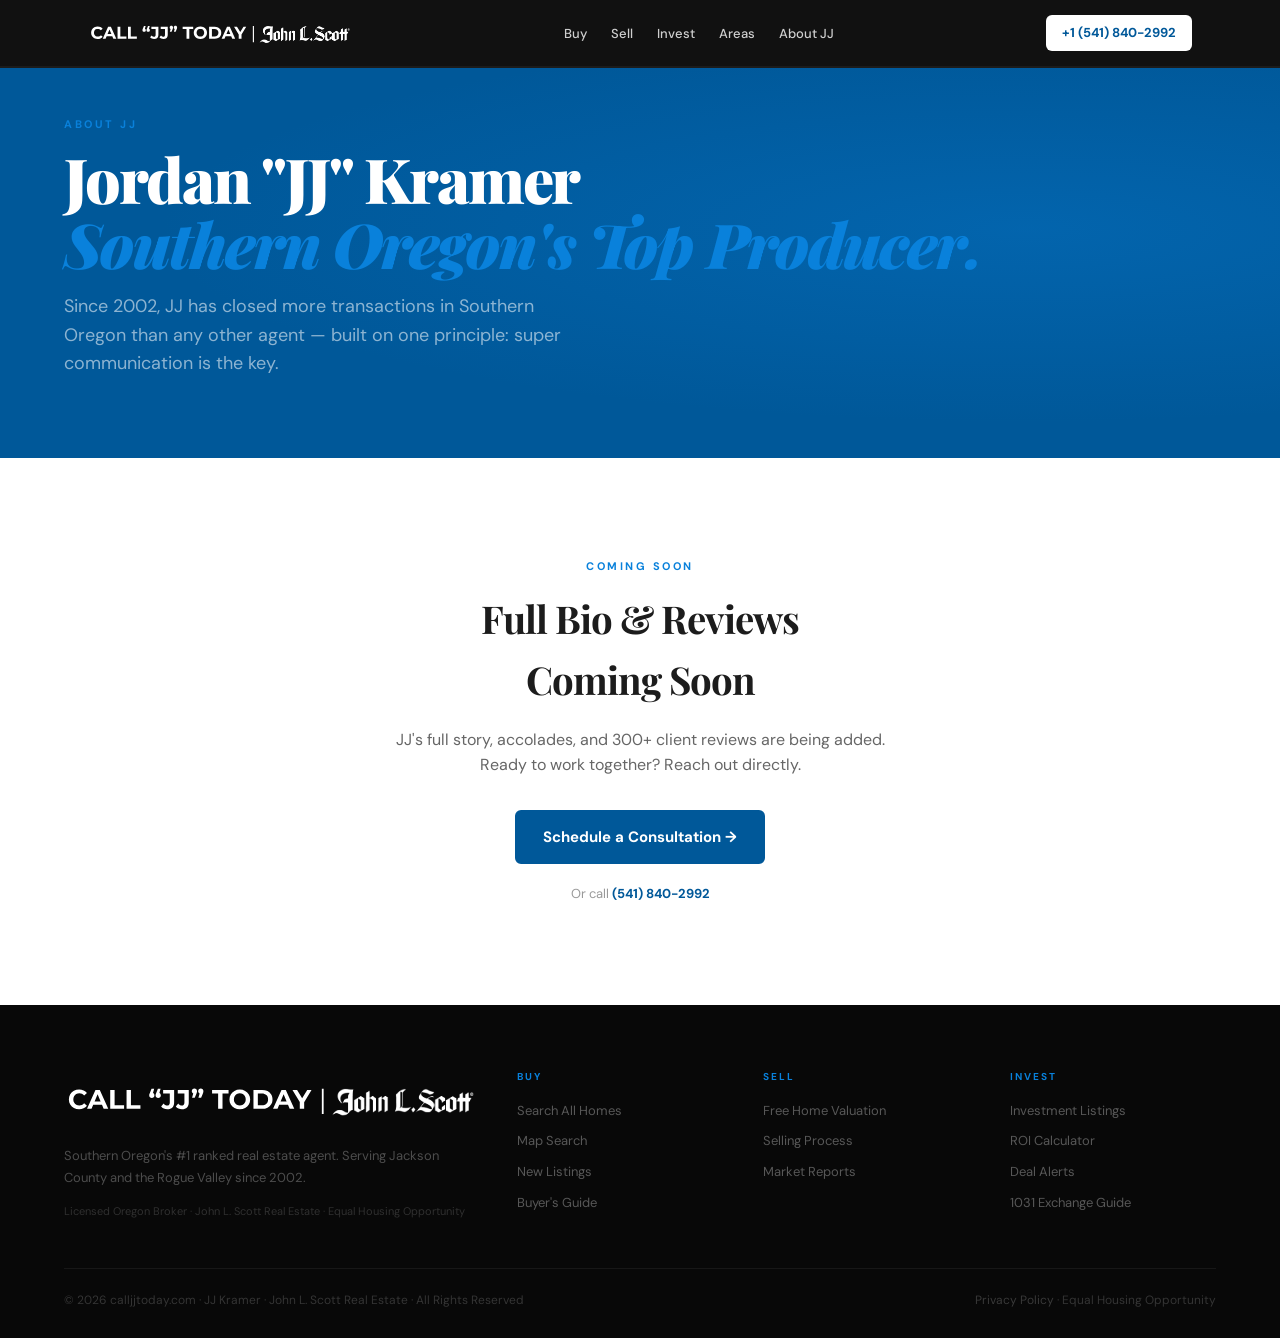
<file: pages/about.html>
<!DOCTYPE html>
<html lang="en">
<head>
  <meta charset="UTF-8">
  <meta name="viewport" content="width=device-width, initial-scale=1.0">
  <meta name="description" content="Meet JJ Kramer — Southern Oregon's #1 real estate agent. #1 in Jackson County, Top 1% for 13 consecutive years. Serving the Rogue Valley since 2002.">
  <title>About JJ Kramer | Southern Oregon's #1 Real Estate Agent</title>
  <link rel="canonical" href="https://calljjtoday.com/pages/about.html">
  <link rel="stylesheet" href="/css/style.css">
</head>
<body>
<div id="nav-placeholder"></div>

<div class="page-hero">
  <div class="page-hero-bg"></div>
  <div class="page-hero-inner">
    <span class="section-label">About JJ</span>
    <h1>Jordan "JJ" Kramer<br><em>Southern Oregon's Top Producer.</em></h1>
    <p>Since 2002, JJ has closed more transactions in Southern Oregon than any other agent — built on one principle: super communication is the key.</p>
  </div>
</div>

<section style="background:var(--white);padding:var(--section-pad);">
  <div class="container" style="text-align:center;max-width:640px;">
    <span class="section-label" style="justify-content:center;display:flex;">Coming Soon</span>
    <h2 style="font-family:var(--font-serif);font-size:clamp(26px,3vw,40px);letter-spacing:-1px;margin-bottom:16px;">Full Bio &amp; Reviews<br>Coming Soon</h2>
    <p style="color:var(--text-light);margin-bottom:32px;">JJ's full story, accolades, and 300+ client reviews are being added. Ready to work together? Reach out directly.</p>
    <a href="/pages/contact.html" class="btn btn-primary">Schedule a Consultation →</a>
    <div style="margin-top:20px;font-size:13px;color:var(--gray);">Or call <a href="tel:5418402992" style="color:var(--blue);font-weight:700;">(541) 840-2992</a></div>
  </div>
</section>

<div id="footer-placeholder"></div>
<script src="/js/components.js"></script>
<script src="/js/main.js"></script>
</body>
</html>
</file>
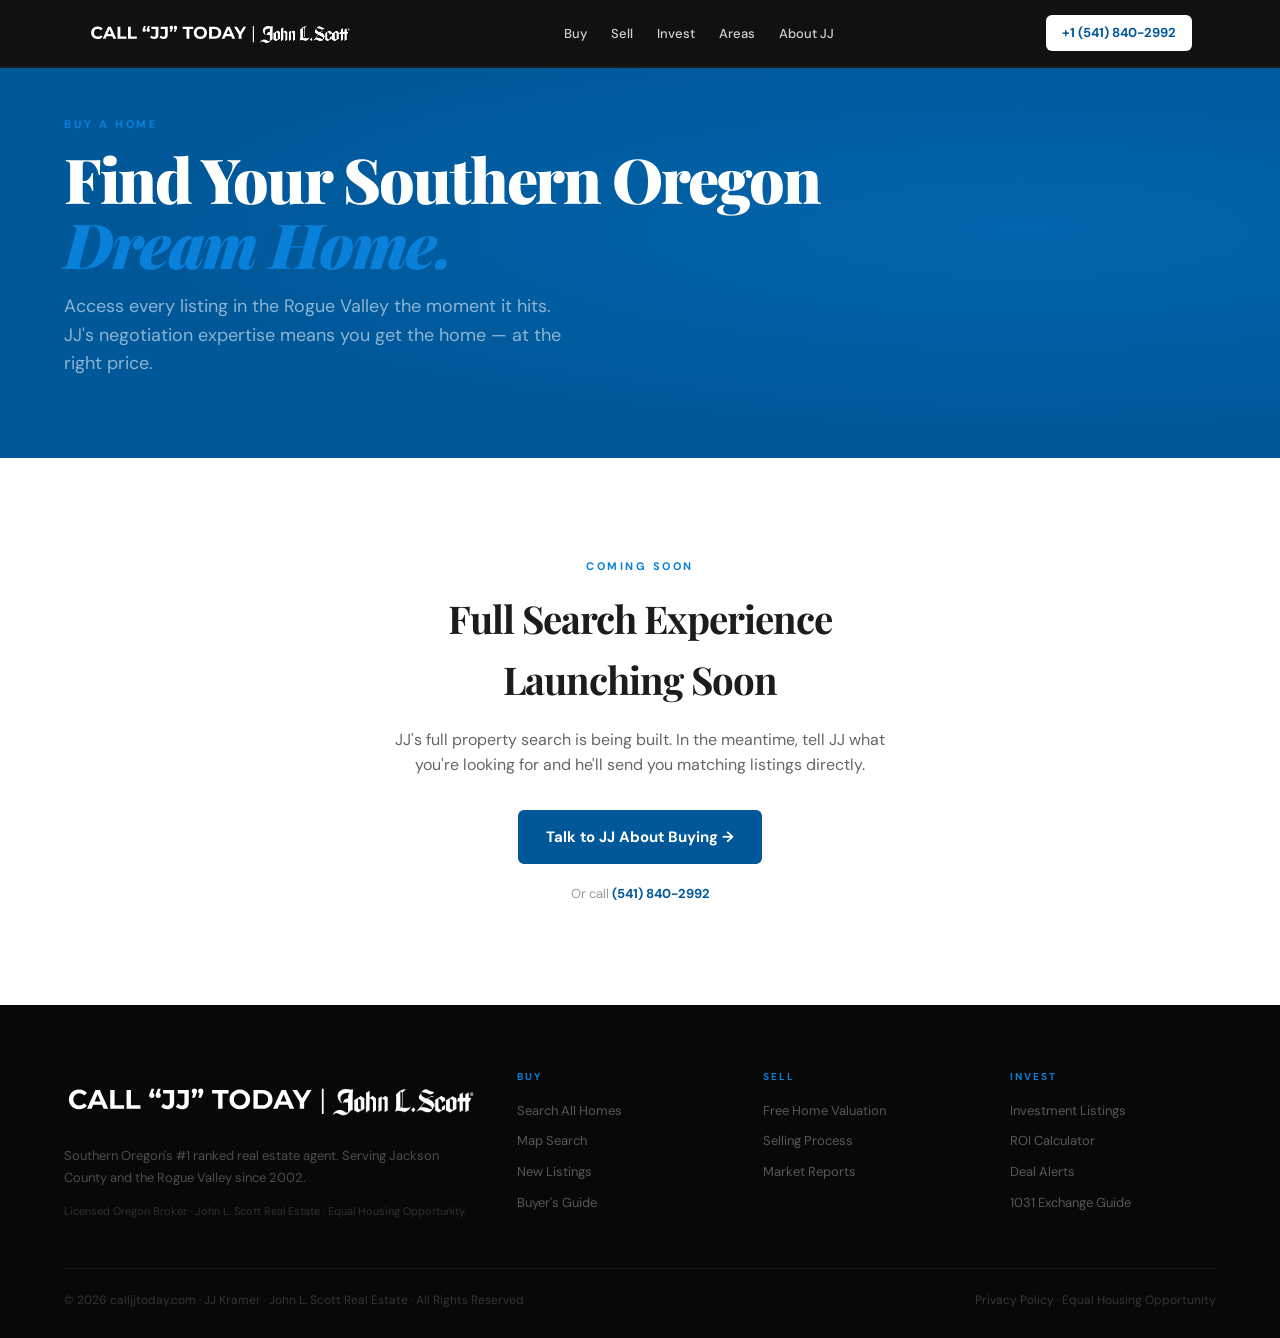
<file: pages/buy.html>
<!DOCTYPE html>
<html lang="en">
<head>
  <meta charset="UTF-8">
  <meta name="viewport" content="width=device-width, initial-scale=1.0">
  <meta name="description" content="Search homes for sale in Southern Oregon. JJ Kramer gives buyers exclusive access to every listing the moment it hits the Rogue Valley market.">
  <title>Search Homes for Sale | Buy in Southern Oregon | JJ Kramer</title>
  <link rel="canonical" href="https://calljjtoday.com/pages/buy.html">
  <link rel="stylesheet" href="/css/style.css">
</head>
<body>
<div id="nav-placeholder"></div>

<div class="page-hero">
  <div class="page-hero-bg"></div>
  <div class="page-hero-inner">
    <span class="section-label">Buy a Home</span>
    <h1>Find Your Southern Oregon<br><em>Dream Home.</em></h1>
    <p>Access every listing in the Rogue Valley the moment it hits. JJ's negotiation expertise means you get the home — at the right price.</p>
  </div>
</div>

<section style="background:var(--white);padding:var(--section-pad);">
  <div class="container" style="text-align:center;max-width:640px;">
    <span class="section-label" style="justify-content:center;display:flex;">Coming Soon</span>
    <h2 style="font-family:var(--font-serif);font-size:clamp(26px,3vw,40px);letter-spacing:-1px;margin-bottom:16px;">Full Search Experience<br>Launching Soon</h2>
    <p style="color:var(--text-light);margin-bottom:32px;">JJ's full property search is being built. In the meantime, tell JJ what you're looking for and he'll send you matching listings directly.</p>
    <a href="/pages/contact.html" class="btn btn-primary">Talk to JJ About Buying →</a>
    <div style="margin-top:20px;font-size:13px;color:var(--gray);">Or call <a href="tel:5418402992" style="color:var(--blue);font-weight:700;">(541) 840-2992</a></div>
  </div>
</section>

<div id="footer-placeholder"></div>
<script src="/js/components.js"></script>
<script src="/js/main.js"></script>
</body>
</html>
</file>
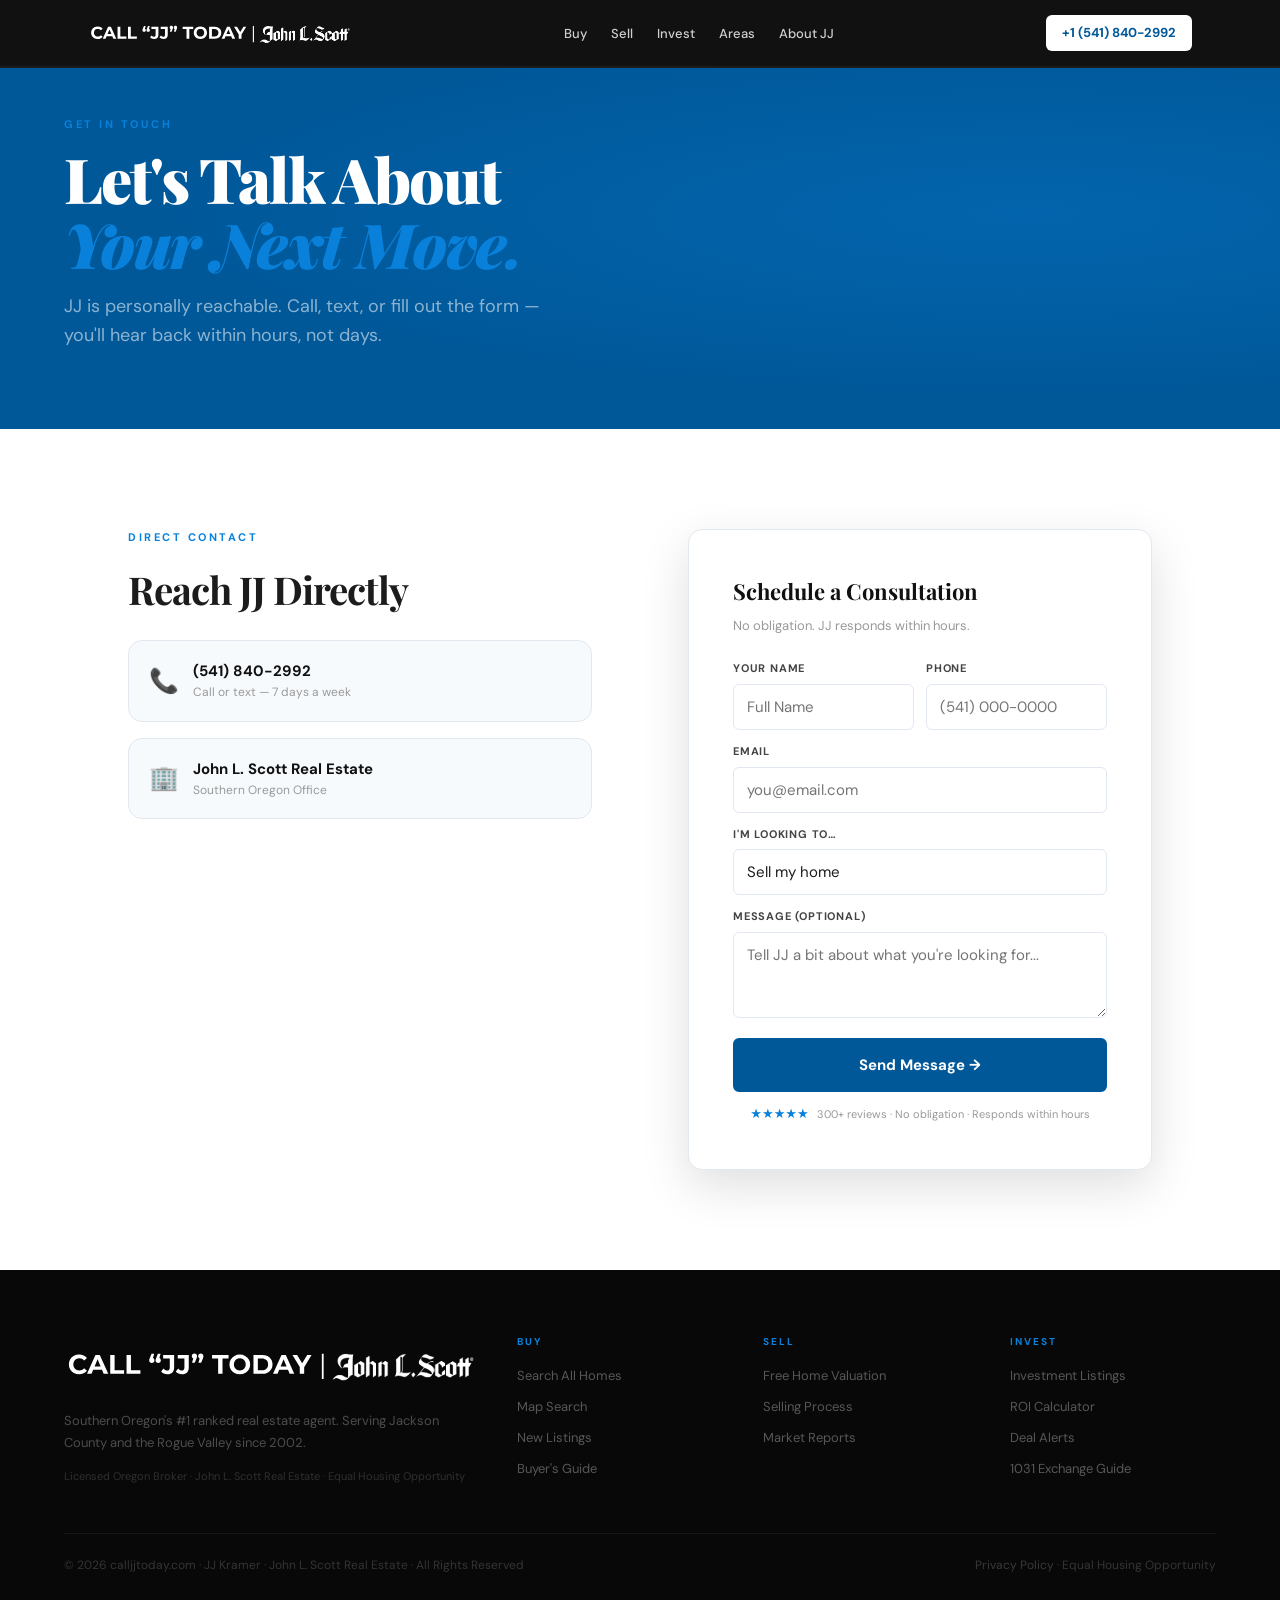
<file: pages/contact.html>
<!DOCTYPE html>
<html lang="en">
<head>
  <meta charset="UTF-8">
  <meta name="viewport" content="width=device-width, initial-scale=1.0">
  <meta name="description" content="Contact JJ Kramer — Southern Oregon's #1 real estate agent. Schedule a free consultation or call (541) 840-2992 anytime.">
  <title>Contact JJ Kramer | Schedule a Free Consultation</title>
  <link rel="canonical" href="https://calljjtoday.com/pages/contact.html">
  <link rel="stylesheet" href="/css/style.css">
  <style>
    .contact-grid { display: grid; grid-template-columns: 1fr 1fr; gap: clamp(40px,8vw,96px); align-items: start; }
    @media (max-width: 768px) { .contact-grid { grid-template-columns: 1fr; } }
  </style>
</head>
<body>
<div id="nav-placeholder"></div>

<div class="page-hero">
  <div class="page-hero-bg"></div>
  <div class="page-hero-inner">
    <span class="section-label">Get in Touch</span>
    <h1>Let's Talk About<br><em>Your Next Move.</em></h1>
    <p>JJ is personally reachable. Call, text, or fill out the form — you'll hear back within hours, not days.</p>
  </div>
</div>

<section style="background:var(--white);padding:var(--section-pad);">
  <div class="container">
    <div class="contact-grid" style="max-width:var(--max-width);">

      <div>
        <span class="section-label">Direct Contact</span>
        <h2 style="font-family:var(--font-serif);font-size:clamp(26px,3vw,40px);letter-spacing:-1px;margin-bottom:20px;">Reach JJ Directly</h2>
        <div style="display:flex;flex-direction:column;gap:16px;">
          <a href="tel:5418402992" style="display:flex;align-items:center;gap:14px;padding:18px 20px;background:var(--off-white);border:1px solid var(--border);border-radius:var(--radius-lg);transition:all 0.2s;text-decoration:none;">
            <span style="font-size:24px;">📞</span>
            <div>
              <div style="font-weight:700;color:var(--black);font-size:15px;">(541) 840-2992</div>
              <div style="font-size:12px;color:var(--gray);">Call or text — 7 days a week</div>
            </div>
          </a>
          <div style="display:flex;align-items:center;gap:14px;padding:18px 20px;background:var(--off-white);border:1px solid var(--border);border-radius:var(--radius-lg);">
            <span style="font-size:24px;">🏢</span>
            <div>
              <div style="font-weight:700;color:var(--black);font-size:15px;">John L. Scott Real Estate</div>
              <div style="font-size:12px;color:var(--gray);">Southern Oregon Office</div>
            </div>
          </div>
        </div>
      </div>

      <div style="background:var(--white);border:1px solid var(--border);border-radius:var(--radius-lg);padding:clamp(28px,4vw,44px);box-shadow:var(--shadow-lg);">
        <h3 style="font-family:var(--font-serif);font-size:22px;color:var(--black);margin-bottom:6px;">Schedule a Consultation</h3>
        <p style="font-size:13px;color:var(--gray);margin-bottom:24px;">No obligation. JJ responds within hours.</p>

        <form id="contact-form" name="contact" method="POST" data-netlify="true" netlify-honeypot="bot-field">
          <input type="hidden" name="form-name" value="contact">
          <input type="hidden" name="source" value="Contact Page">
          <input type="hidden" name="lead-type" value="General Inquiry">
          <p style="display:none"><input name="bot-field"></p>

          <div class="form-row">
            <div class="form-group">
              <label>Your Name</label>
              <input type="text" name="name" placeholder="Full Name" required>
            </div>
            <div class="form-group">
              <label>Phone</label>
              <input type="tel" name="phone" placeholder="(541) 000-0000" required>
            </div>
          </div>
          <div class="form-group">
            <label>Email</label>
            <input type="email" name="email" placeholder="you@email.com" required>
          </div>
          <div class="form-group">
            <label>I'm looking to…</label>
            <select name="intent">
              <option value="sell">Sell my home</option>
              <option value="buy">Buy a home</option>
              <option value="invest">Invest in property</option>
              <option value="other">Other / Just have questions</option>
            </select>
          </div>
          <div class="form-group">
            <label>Message (optional)</label>
            <textarea name="message" rows="3" placeholder="Tell JJ a bit about what you're looking for..." style="resize:vertical;"></textarea>
          </div>
          <button type="submit" class="btn btn-primary btn-full">Send Message →</button>
          <div class="form-trust">
            <div class="stars">★★★★★</div>
            <span>300+ reviews · No obligation · Responds within hours</span>
          </div>
        </form>

        <div id="contact-success" class="form-success">
          <div class="checkmark">✓</div>
          <h4>Message Received!</h4>
          <p>JJ will be in touch within hours. You can also call him directly at (541) 840-2992.</p>
        </div>
      </div>

    </div>
  </div>
</section>

<div id="footer-placeholder"></div>
<script src="/js/components.js"></script>
<script src="/js/main.js"></script>
</body>
</html>
</file>
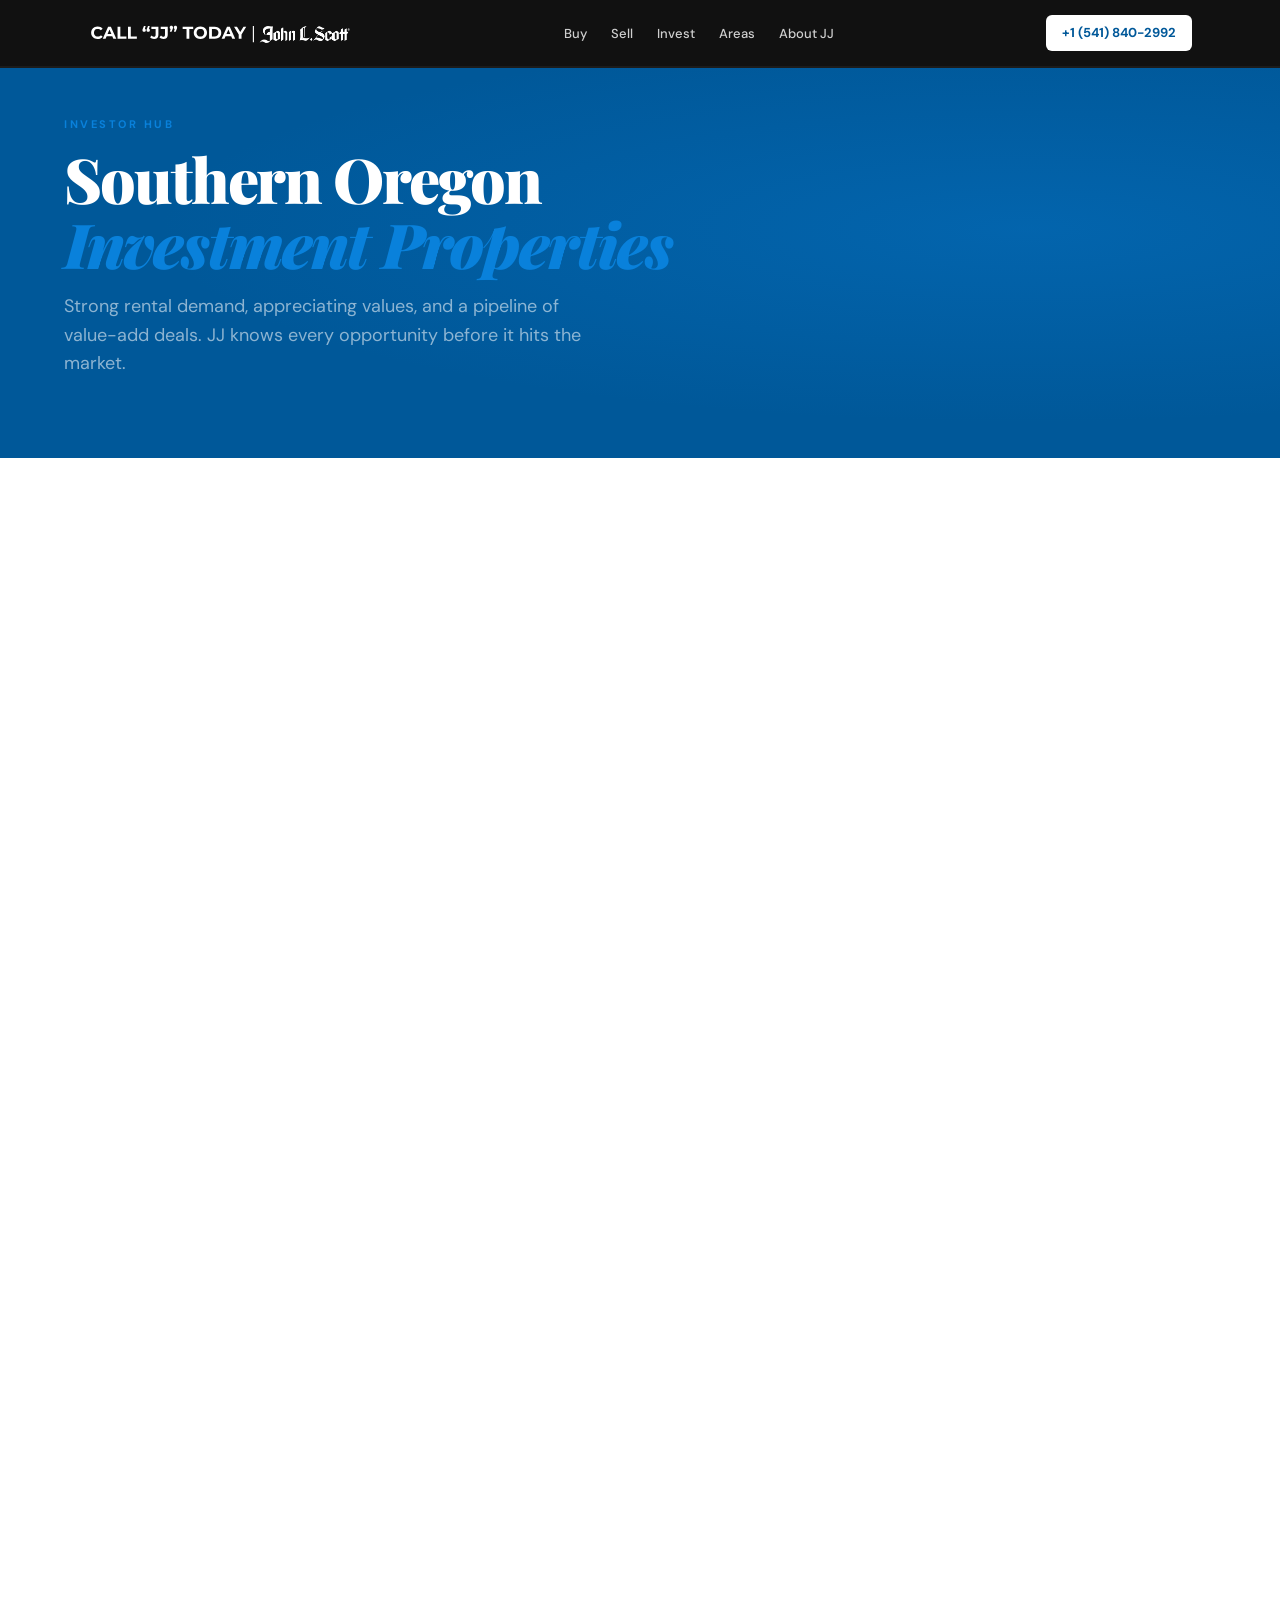
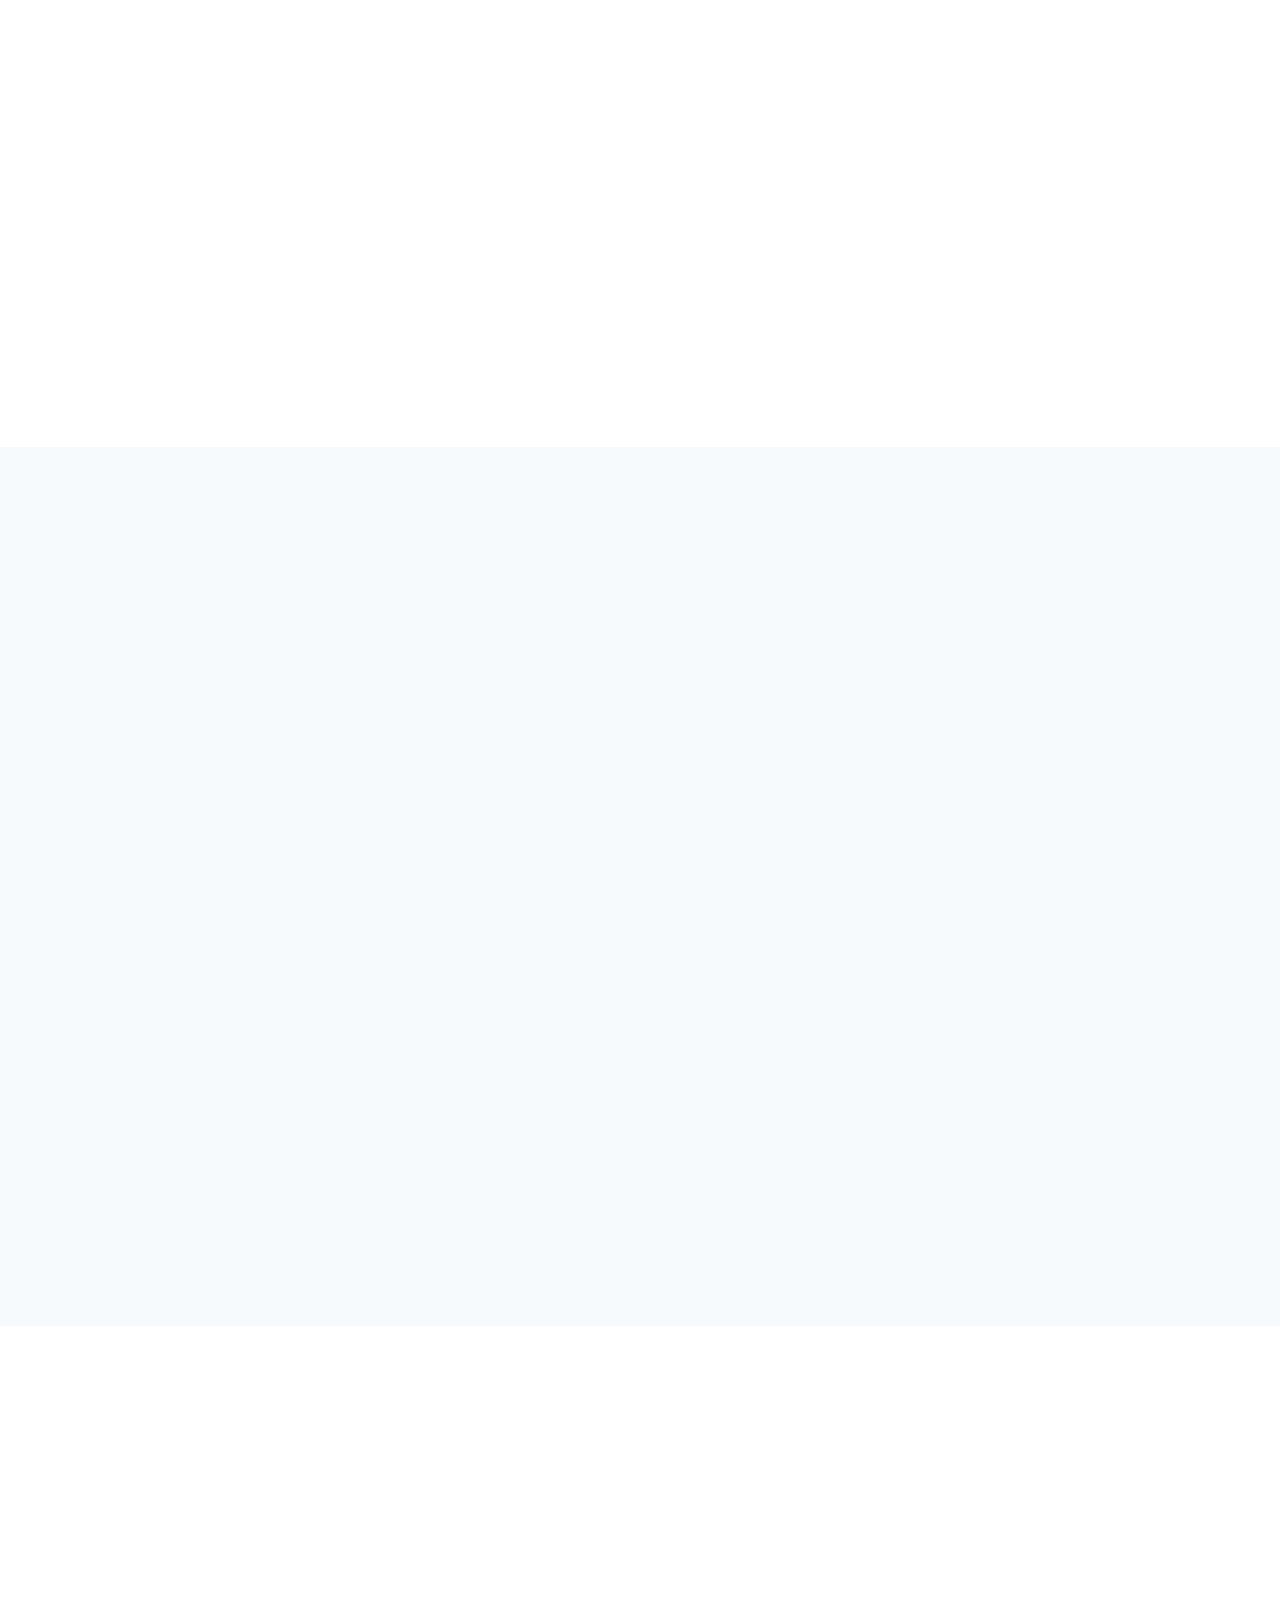
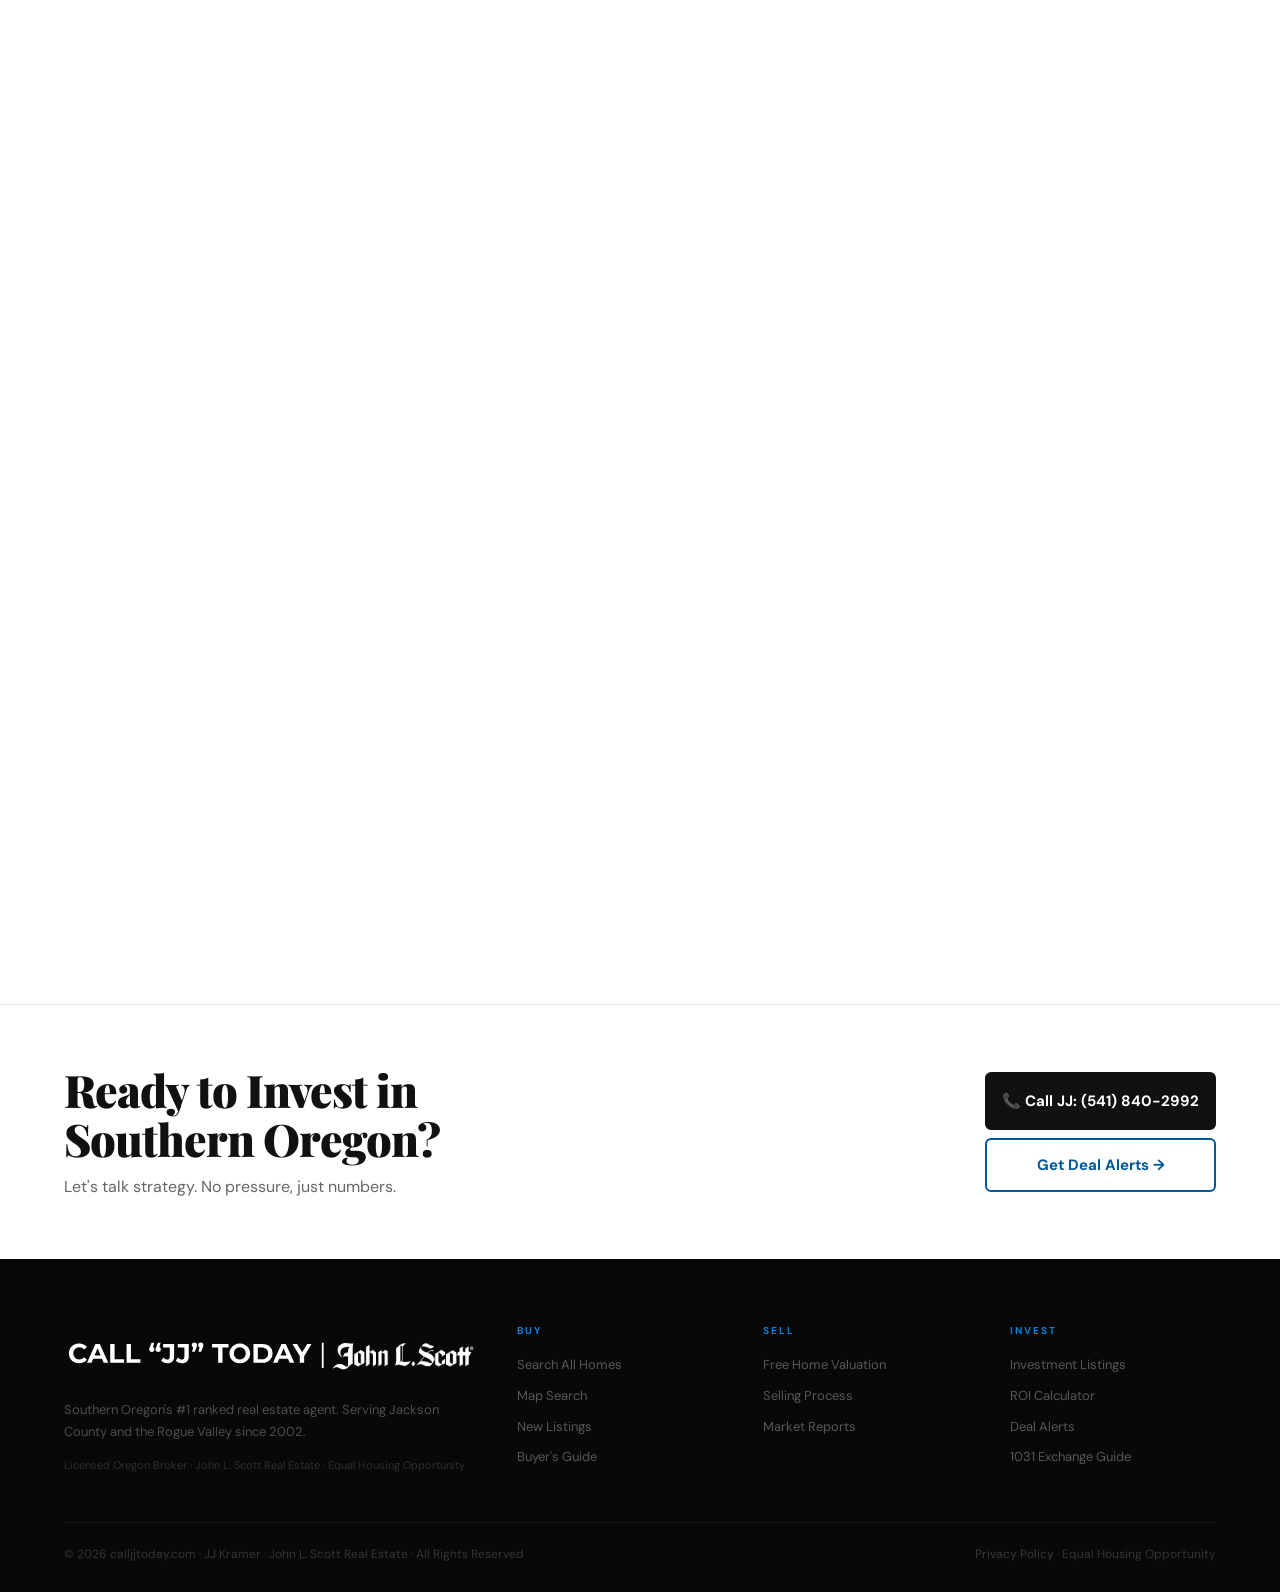
<file: pages/invest.html>
<!DOCTYPE html>
<html lang="en">
<head>
  <meta charset="UTF-8">
  <meta name="viewport" content="width=device-width, initial-scale=1.0">
  <meta name="description" content="Southern Oregon investment property hub. ROI calculator, deal alerts, 1031 exchange guide, and curated investment listings from JJ Kramer.">
  <title>Investment Properties | Investor Hub | JJ Kramer Southern Oregon</title>
  <link rel="canonical" href="https://calljjtoday.com/pages/invest.html">
  <link rel="stylesheet" href="/css/style.css">
  <style>
    .fade-up{opacity:0;transform:translateY(24px);transition:opacity 0.6s ease,transform 0.6s ease}
    .fade-up.visible{opacity:1;transform:none}
    .invest-why{background:var(--white);padding:var(--section-pad)}
    .why-grid{display:grid;grid-template-columns:repeat(auto-fit,minmax(220px,1fr));gap:20px;margin-top:48px}
    .why-card{padding:28px 24px;background:var(--off-white);border-radius:var(--radius-lg);border:1px solid rgba(0,0,0,.06)}
    .why-icon{font-size:28px;margin-bottom:14px}
    .why-card h3{font-size:16px;font-weight:700;color:var(--black);margin-bottom:8px}
    .why-card p{font-size:13px;color:#777;line-height:1.6}
    .deal-alerts{background:var(--off-white);padding:var(--section-pad)}
    .alerts-grid{display:grid;grid-template-columns:1fr 1fr;gap:clamp(40px,8vw,80px);align-items:center;margin-top:48px}
    .case-studies{background:var(--white);padding:var(--section-pad)}
    .cases-grid{display:grid;grid-template-columns:repeat(auto-fit,minmax(260px,1fr));gap:20px;margin-top:48px}
    .case-card{background:var(--off-white);border-radius:var(--radius-lg);padding:28px;border:1px solid rgba(0,0,0,.06);border-top:3px solid var(--blue)}
    .case-card h3{font-size:15px;font-weight:700;color:var(--black);margin-bottom:14px}
    .case-row{display:flex;justify-content:space-between;padding:8px 0;border-bottom:1px solid rgba(0,0,0,.06);font-size:13px}
    .case-row:last-child{border:none}
    .case-row .label{color:#888}
    .case-row .value{font-weight:700;color:var(--black)}
    .case-row .value.positive{color:#16a34a}
    @media(max-width:768px){.alerts-grid{grid-template-columns:1fr}}
  </style>
</head>
<body>
<div id="nav-placeholder"></div>

<div class="page-hero">
  <div class="page-hero-bg"></div>
  <div class="page-hero-inner">
    <span class="section-label">Investor Hub</span>
    <h1>Southern Oregon<br><em>Investment Properties</em></h1>
    <p>Strong rental demand, appreciating values, and a pipeline of value-add deals. JJ knows every opportunity before it hits the market.</p>
  </div>
</div>

<!-- ROI CALCULATOR -->
<section class="investor" id="calculator" style="padding:var(--section-pad)">
  <div class="investor-bg"></div>
  <div class="investor-inner container">
    <div class="investor-grid">
      <div>
        <span class="section-label fade-up">Underwriting Tool</span>
        <h2 class="section-title light fade-up">Investment ROI<br>Calculator</h2>
        <p class="section-body light fade-up">Run the numbers on any Southern Oregon property before you make an offer. Adjust purchase price, rent, and down payment to see real-time returns.</p>
        <div class="investor-features fade-up" style="margin-top:32px">
          <div class="inv-feature">
            <div class="inv-icon">📊</div>
            <div><h4>Cap Rate</h4><p>Net operating income as a percentage of purchase price.</p></div>
          </div>
          <div class="inv-feature">
            <div class="inv-icon">💵</div>
            <div><h4>Cash-on-Cash Return</h4><p>Annual cash flow divided by your actual cash invested.</p></div>
          </div>
          <div class="inv-feature">
            <div class="inv-icon">📅</div>
            <div><h4>Gross Rent Multiplier</h4><p>Quick valuation metric: price divided by annual gross rent.</p></div>
          </div>
        </div>
        <p style="font-size:12px;color:rgba(255,255,255,0.25);margin-top:20px">*Assumes 40% expense ratio, 7.25% mortgage rate, 30yr fixed. For illustration only.</p>
      </div>

      <div class="roi-calc fade-up">
        <h3>ROI Calculator</h3>
        <div class="roi-calc-sub">Estimate returns on any Southern Oregon property</div>
        <div class="roi-slider-group">
          <div class="roi-slider-label">Purchase Price <span id="price-display">$425K</span></div>
          <input type="range" id="calc-price" min="150000" max="1500000" step="25000" value="425000">
        </div>
        <div class="roi-slider-group">
          <div class="roi-slider-label">Monthly Rent <span id="rent-display">$2,200</span></div>
          <input type="range" id="calc-rent" min="800" max="6000" step="100" value="2200">
        </div>
        <div class="roi-slider-group">
          <div class="roi-slider-label">Down Payment <span id="down-display">20%</span></div>
          <input type="range" id="calc-down" min="10" max="40" step="5" value="20">
        </div>
        <div class="roi-results">
          <div class="roi-metric"><div class="roi-metric-val" id="result-cap">—</div><div class="roi-metric-label">Cap Rate</div></div>
          <div class="roi-metric"><div class="roi-metric-val" id="result-cf">—</div><div class="roi-metric-label">Monthly Cash Flow</div></div>
          <div class="roi-metric"><div class="roi-metric-val" id="result-coc">—</div><div class="roi-metric-label">Cash-on-Cash</div></div>
          <div class="roi-metric"><div class="roi-metric-val" id="result-grm">—</div><div class="roi-metric-label">Gross Rent Mult.</div></div>
        </div>
        <a href="#alerts" class="btn btn-primary btn-full" style="margin-top:20px">Get Curated Investment Listings →</a>
      </div>
    </div>
  </div>
</section>

<!-- WHY SOUTHERN OREGON -->
<section class="invest-why">
  <div class="container">
    <span class="section-label fade-up">The Market</span>
    <h2 class="section-title fade-up">Why Invest in<br>Southern Oregon?</h2>
    <div class="why-grid">
      <div class="why-card fade-up"><div class="why-icon">📈</div><h3>Steady Appreciation</h3><p>Jackson County home values have consistently appreciated, driven by in-migration from higher-cost California and Oregon markets.</p></div>
      <div class="why-card fade-up"><div class="why-icon">🏠</div><h3>Strong Rental Demand</h3><p>Medford's job market, proximity to Crater Lake, and year-round mild climate create consistent rental demand across all price points.</p></div>
      <div class="why-card fade-up"><div class="why-icon">💰</div><h3>Affordable Entry Points</h3><p>Compared to Portland or the Bay Area, Southern Oregon offers meaningful cap rates and cash flow at entry prices that are still accessible.</p></div>
      <div class="why-card fade-up"><div class="why-icon">🔑</div><h3>Off-Market Access</h3><p>As the #1 agent in the county, JJ sees distressed sales, estate properties, and motivated sellers before they hit the MLS.</p></div>
    </div>
  </div>
</section>

<!-- DEAL ALERTS -->
<section class="deal-alerts" id="alerts">
  <div class="container">
    <div class="alerts-grid">
      <div>
        <span class="section-label fade-up">Never Miss a Deal</span>
        <h2 class="section-title fade-up">Get Investment<br>Listings First.</h2>
        <p class="section-body fade-up">JJ curates a monthly digest of the best investment opportunities in Jackson County — multi-family, price-reduced, value-add, and off-market properties — sent directly to your inbox before anyone else sees them.</p>
        <div class="investor-features fade-up" style="margin-top:32px">
          <div class="inv-feature">
            <div class="inv-icon">🏘️</div>
            <div><h4>Multi-Family Properties</h4><p>Duplexes, triplexes, and small apartment buildings across Jackson County.</p></div>
          </div>
          <div class="inv-feature">
            <div class="inv-icon">🏷️</div>
            <div><h4>Price-Reduced Opportunities</h4><p>Motivated sellers and days-on-market 45+ properties with negotiation leverage.</p></div>
          </div>
          <div class="inv-feature">
            <div class="inv-icon">🔨</div>
            <div><h4>Value-Add Deals</h4><p>Properties with upside through renovation, repositioning, or rent optimization.</p></div>
          </div>
        </div>
      </div>

      <div class="roi-calc fade-up" style="background:rgba(11,31,58,0.05);border:1px solid rgba(11,31,58,0.1);">
        <h3 style="color:var(--black)">Join the Deal Alert List</h3>
        <div class="roi-calc-sub" style="color:#888">Free. Unsubscribe anytime. No spam — just deals.</div>

        <form id="investor-form" name="investor-deal-alert" method="POST" data-netlify="true" netlify-honeypot="bot-field">
          <input type="hidden" name="form-name" value="investor-deal-alert">
          <input type="hidden" name="source" value="Investor Page - Deal Alerts">
          <input type="hidden" name="lead-type" value="Investor Lead">
          <p style="display:none"><input name="bot-field"></p>

          <div class="form-group">
            <label class="dark">Full Name</label>
            <input type="text" name="name" class="light" placeholder="Your Name" required>
          </div>
          <div class="form-group">
            <label class="dark">Email</label>
            <input type="email" name="email" class="light" placeholder="you@email.com" required>
          </div>
          <div class="form-group">
            <label class="dark">Phone (optional)</label>
            <input type="tel" name="phone" class="light" placeholder="(541) 000-0000">
          </div>
          <div class="form-group">
            <label class="dark">Investment Budget</label>
            <select name="budget" class="light">
              <option>Under $300K</option>
              <option selected>$300K–$600K</option>
              <option>$600K–$1M</option>
              <option>$1M+</option>
            </select>
          </div>
          <div class="form-group">
            <label class="dark">Property Type Interest</label>
            <select name="property-interest" class="light">
              <option>Single Family Rental</option>
              <option>Multi-Family (2–4 units)</option>
              <option>Multi-Family (5+ units)</option>
              <option>Any / Open</option>
            </select>
          </div>
          <button type="submit" class="btn btn-dark btn-full">Sign Me Up for Deal Alerts →</button>
        </form>

        <div id="investor-success" class="form-success" style="background:none;">
          <div class="checkmark" style="background:var(--blue-pale);border-color:var(--blue);color:var(--blue);">✓</div>
          <h4 style="color:var(--black);">You're on the list!</h4>
          <p style="color:#666;">JJ will be in touch shortly, and you'll receive your first deal digest within the month.</p>
        </div>
      </div>
    </div>
  </div>
</section>

<!-- 1031 GUIDE -->
<section class="investor" id="guide" style="padding:var(--section-pad)">
  <div class="investor-bg"></div>
  <div class="investor-inner container">
    <div style="display:grid;grid-template-columns:1fr 1fr;gap:clamp(40px,8vw,80px);align-items:center">
      <div>
        <span class="section-label fade-up">Tax Strategy</span>
        <h2 class="section-title light fade-up">Free 1031 Exchange<br>Guide</h2>
        <p class="section-body light fade-up">A 1031 exchange lets you sell an investment property and defer capital gains taxes by reinvesting into a like-kind property. Southern Oregon is one of the best replacement property markets in the Pacific Northwest.</p>
        <p class="section-body light fade-up" style="margin-top:16px">JJ has helped dozens of investors execute successful 1031 exchanges in Jackson County. Download the free guide to understand the timeline, rules, and opportunities.</p>
      </div>
      <div class="roi-calc fade-up">
        <h3>Download the Free Guide</h3>
        <div class="roi-calc-sub">Sent instantly to your email</div>
        <form name="guide-download" method="POST" data-netlify="true" netlify-honeypot="bot-field">
          <input type="hidden" name="form-name" value="guide-download">
          <input type="hidden" name="source" value="1031 Guide Download">
          <input type="hidden" name="lead-type" value="Investor Lead - 1031">
          <p style="display:none"><input name="bot-field"></p>
          <div class="form-group">
            <label>Your Name</label>
            <input type="text" name="name" placeholder="Full Name" required>
          </div>
          <div class="form-group">
            <label>Email Address</label>
            <input type="email" name="email" placeholder="you@email.com" required>
          </div>
          <button type="submit" class="btn btn-primary btn-full">Send Me the 1031 Guide →</button>
        </form>
      </div>
    </div>
  </div>
</section>

<!-- CASE STUDIES -->
<section class="case-studies">
  <div class="container">
    <span class="section-label fade-up">Track Record</span>
    <h2 class="section-title fade-up">Investor Case Studies</h2>
    <p class="section-body fade-up">Anonymized examples of investment transactions JJ has facilitated in Southern Oregon.</p>
    <div class="cases-grid">
      <div class="case-card fade-up">
        <h3>Medford Duplex — Value-Add</h3>
        <div class="case-row"><span class="label">Purchase Price</span><span class="value">$385,000</span></div>
        <div class="case-row"><span class="label">Renovation</span><span class="value">$42,000</span></div>
        <div class="case-row"><span class="label">Monthly Rent (After)</span><span class="value">$3,200</span></div>
        <div class="case-row"><span class="label">Cap Rate</span><span class="value positive">6.4%</span></div>
        <div class="case-row"><span class="label">Cash-on-Cash</span><span class="value positive">8.2%</span></div>
      </div>
      <div class="case-card fade-up">
        <h3>Central Point SFR — Long-Term Hold</h3>
        <div class="case-row"><span class="label">Purchase Price</span><span class="value">$295,000</span></div>
        <div class="case-row"><span class="label">Monthly Rent</span><span class="value">$1,950</span></div>
        <div class="case-row"><span class="label">2yr Appreciation</span><span class="value positive">+$48,000</span></div>
        <div class="case-row"><span class="label">Cap Rate</span><span class="value positive">5.9%</span></div>
        <div class="case-row"><span class="label">Total Return (2yr)</span><span class="value positive">24.1%</span></div>
      </div>
      <div class="case-card fade-up">
        <h3>Eagle Point Triplex — 1031 Exchange</h3>
        <div class="case-row"><span class="label">Exchange Into</span><span class="value">$620,000</span></div>
        <div class="case-row"><span class="label">Monthly Rent</span><span class="value">$5,100</span></div>
        <div class="case-row"><span class="label">Taxes Deferred</span><span class="value positive">~$85,000</span></div>
        <div class="case-row"><span class="label">Cap Rate</span><span class="value positive">5.7%</span></div>
        <div class="case-row"><span class="label">Units</span><span class="value">3</span></div>
      </div>
    </div>
  </div>
</section>

<div class="cta-band">
  <div>
    <h2>Ready to Invest in<br>Southern Oregon?</h2>
    <p>Let's talk strategy. No pressure, just numbers.</p>
  </div>
  <div class="cta-actions">
    <a href="tel:5418402992" class="btn btn-dark btn-full">📞 Call JJ: (541) 840-2992</a>
    <a href="#alerts" class="btn btn-secondary" style="width:100%;justify-content:center">Get Deal Alerts →</a>
  </div>
</div>

<div id="footer-placeholder"></div>
<script src="/js/components.js"></script>
<script src="/js/main.js"></script>
</body>
</html>
</file>
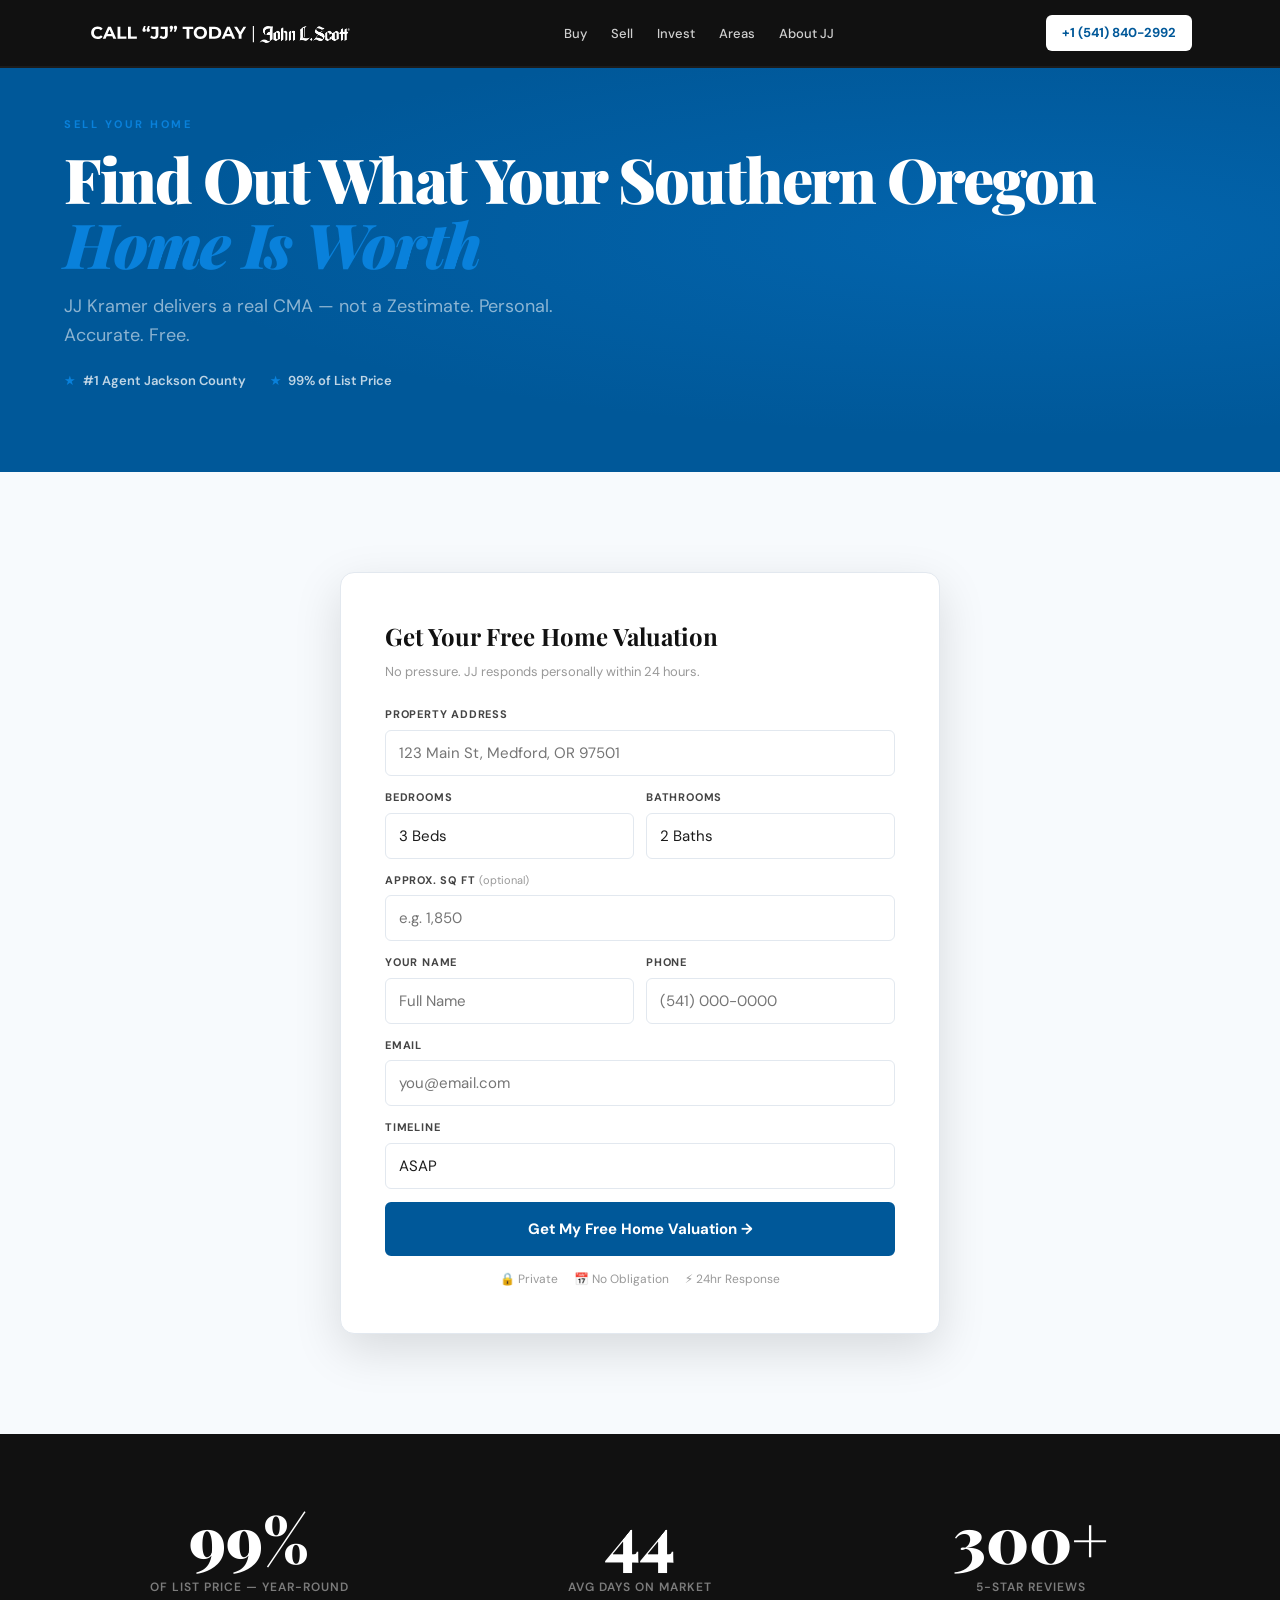
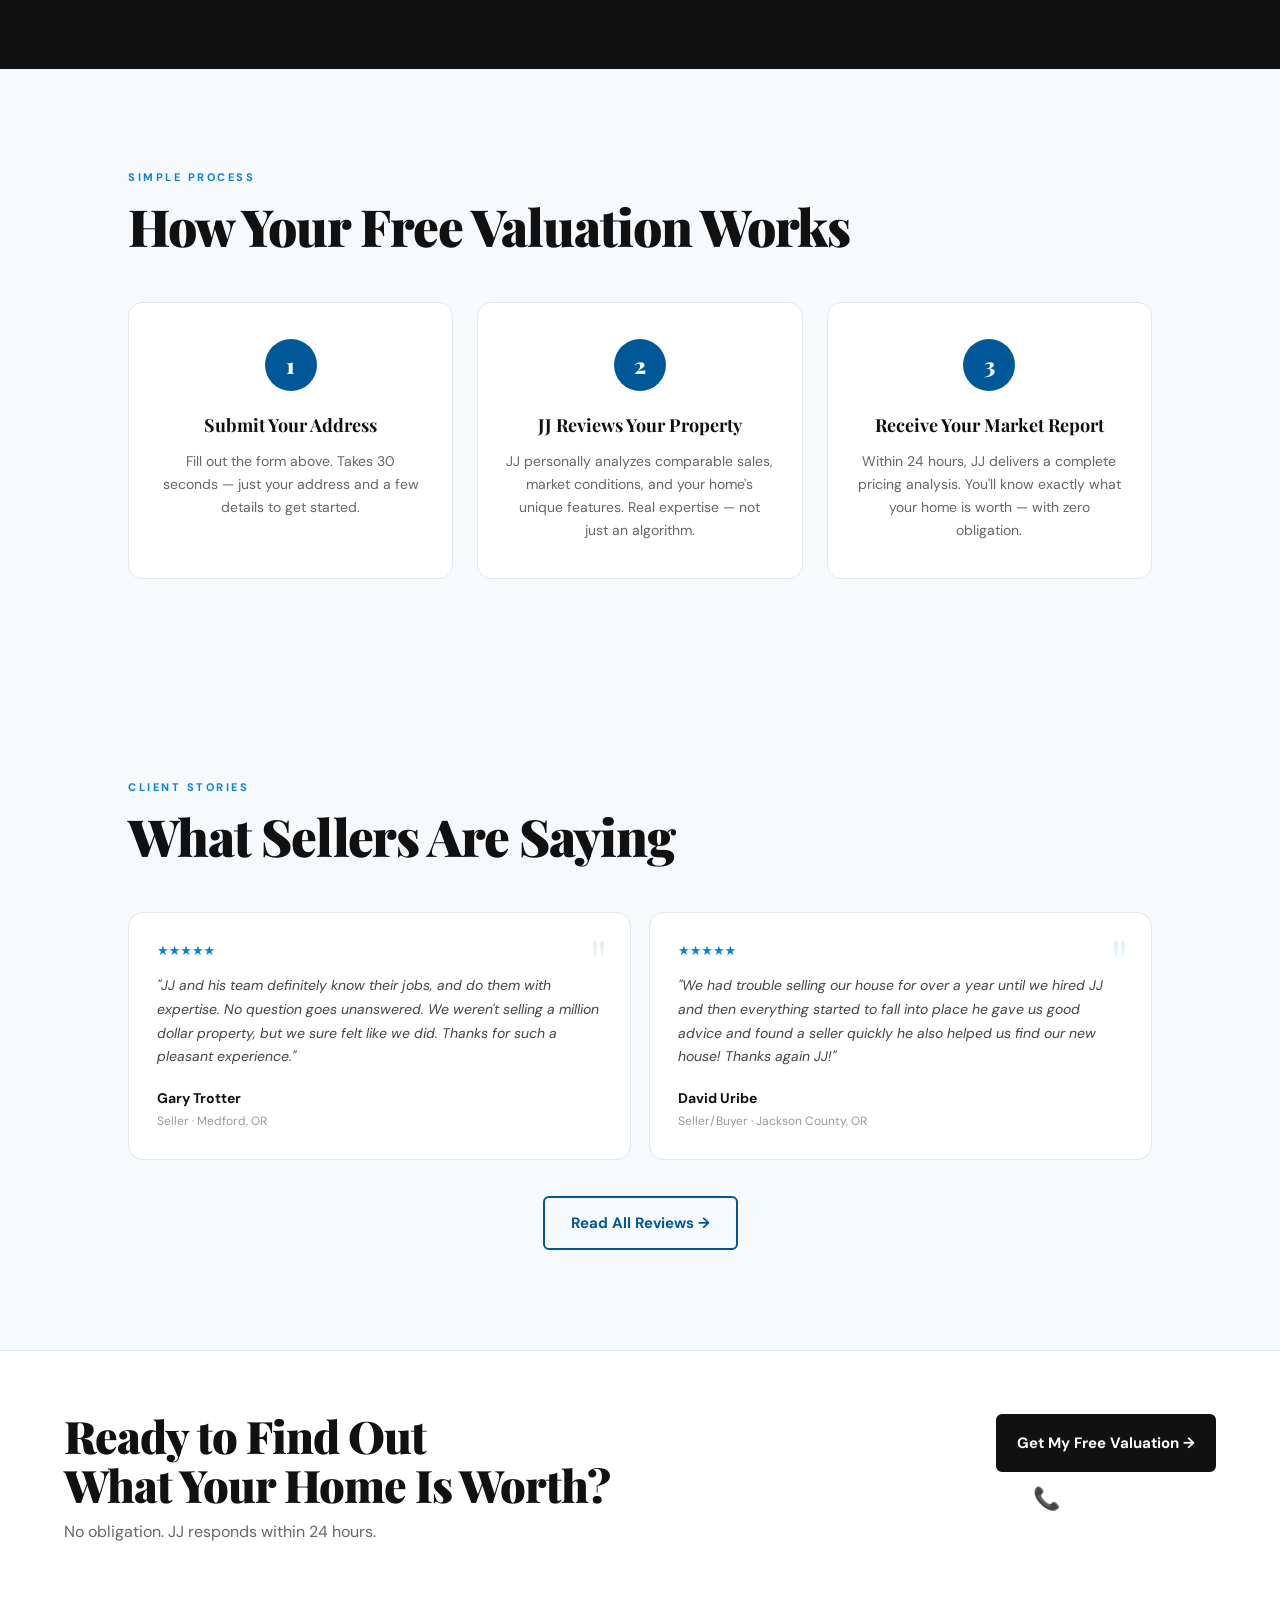
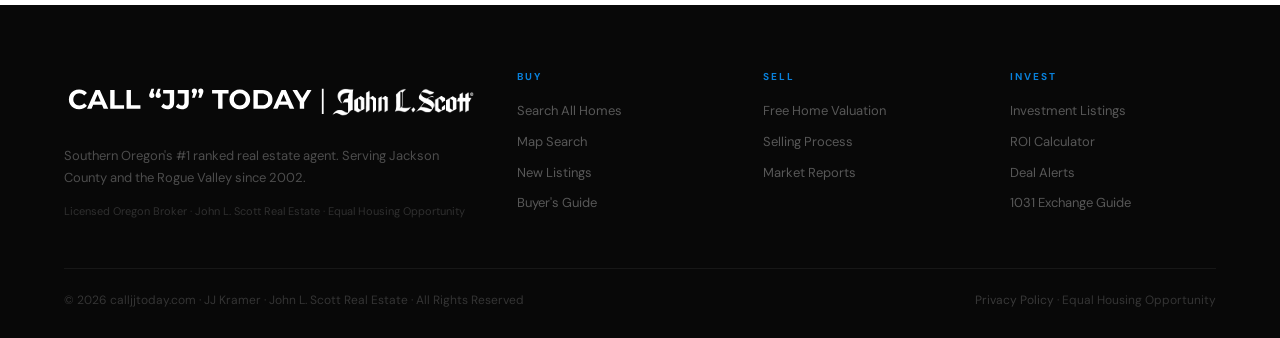
<file: pages/sell.html>
<!DOCTYPE html>
<html lang="en">
<head>
  <meta charset="UTF-8">
  <meta name="viewport" content="width=device-width, initial-scale=1.0">
  <meta name="description" content="Find out what your Southern Oregon home is worth. JJ Kramer delivers a real CMA — not a Zestimate. #1 Agent in Jackson County, 99% of list price. Free, no obligation.">
  <title>Free Home Valuation | What Is My Home Worth? | JJ Kramer</title>
  <link rel="canonical" href="https://calljjtoday.com/pages/sell.html">
  <link rel="stylesheet" href="/css/style.css">
  <style>
    /* ── STAT STRIP ── */
    .sell-stats { background: var(--black); padding: clamp(48px,6vw,72px) clamp(20px,5vw,80px); }
    .sell-stats-inner { display: grid; grid-template-columns: repeat(3,1fr); gap: 20px; max-width: var(--max-width); margin: 0 auto; text-align: center; }
    .sell-stat-num { font-family: var(--font-serif); font-size: clamp(40px,5vw,64px); font-weight: 900; color: var(--white); line-height: 1; }
    .sell-stat-label { font-size: 12px; font-weight: 600; color: rgba(255,255,255,0.45); text-transform: uppercase; letter-spacing: 1px; margin-top: 8px; }

    /* ── HOW IT WORKS ── */
    .how-it-works { background: var(--off-white); padding: var(--section-pad); }
    .how-grid { display: grid; grid-template-columns: repeat(3,1fr); gap: 24px; margin-top: 48px; }
    .how-step { text-align: center; padding: 36px 28px; background: var(--white); border-radius: var(--radius-lg); border: 1px solid var(--border); }
    .how-step-num { width: 52px; height: 52px; background: var(--blue); border-radius: 50%; display: flex; align-items: center; justify-content: center; color: var(--white); font-family: var(--font-serif); font-size: 22px; font-weight: 900; margin: 0 auto 20px; }
    .how-step h3 { font-family: var(--font-serif); font-size: 18px; font-weight: 700; color: var(--black); margin-bottom: 10px; }
    .how-step p { font-size: 14px; line-height: 1.65; color: var(--text-light); }

    @media (max-width: 768px) {
      .how-grid { grid-template-columns: 1fr; }
    }
    @media (max-width: 600px) {
      .sell-stats-inner { grid-template-columns: 1fr 1fr; }
      .sell-stats-inner .sell-stat:last-child { grid-column: 1 / -1; }
    }
  </style>
</head>
<body>
<div id="nav-placeholder"></div>

<!-- PAGE HERO -->
<div class="page-hero">
  <div class="page-hero-bg"></div>
  <div class="page-hero-inner">
    <span class="section-label">Sell Your Home</span>
    <h1>Find Out What Your Southern Oregon<br><em>Home Is Worth</em></h1>
    <p>JJ Kramer delivers a real CMA — not a Zestimate. Personal. Accurate. Free.</p>
    <div style="display:flex;gap:24px;flex-wrap:wrap;margin-top:22px;">
      <div style="display:flex;align-items:center;gap:7px;font-size:13px;font-weight:600;color:rgba(255,255,255,0.75);">
        <span style="color:var(--blue-bright);">★</span> #1 Agent Jackson County
      </div>
      <div style="display:flex;align-items:center;gap:7px;font-size:13px;font-weight:600;color:rgba(255,255,255,0.75);">
        <span style="color:var(--blue-bright);">★</span> 99% of List Price
      </div>
    </div>
  </div>
</div>

<!-- VALUATION FORM -->
<section style="background:var(--off-white);padding:var(--section-pad);">
  <div class="container">
    <div style="max-width:600px;margin:0 auto;">
      <div class="val-tool">
        <h3>Get Your Free Home Valuation</h3>
        <div class="val-tool-sub">No pressure. JJ responds personally within 24 hours.</div>

        <form id="sell-form" name="home-valuation-sell" method="POST" data-netlify="true" netlify-honeypot="bot-field">
          <input type="hidden" name="form-name" value="home-valuation-sell">
          <input type="hidden" name="source" value="Sell Page">
          <input type="hidden" name="lead-type" value="Seller Lead">
          <p style="display:none"><input name="bot-field"></p>

          <div class="form-group">
            <label>Property Address</label>
            <input type="text" name="address" placeholder="123 Main St, Medford, OR 97501" required>
          </div>
          <div class="form-row">
            <div class="form-group">
              <label>Bedrooms</label>
              <select name="bedrooms">
                <option>1 Bed</option>
                <option>2 Beds</option>
                <option selected>3 Beds</option>
                <option>4 Beds</option>
                <option>5+ Beds</option>
              </select>
            </div>
            <div class="form-group">
              <label>Bathrooms</label>
              <select name="bathrooms">
                <option>1 Bath</option>
                <option selected>2 Baths</option>
                <option>3 Baths</option>
                <option>4+ Baths</option>
              </select>
            </div>
          </div>
          <div class="form-group">
            <label>Approx. Sq Ft <span style="font-weight:400;text-transform:none;letter-spacing:0;color:var(--gray);">(optional)</span></label>
            <input type="text" name="sqft" placeholder="e.g. 1,850">
          </div>
          <div class="form-row">
            <div class="form-group">
              <label>Your Name</label>
              <input type="text" name="name" placeholder="Full Name" required>
            </div>
            <div class="form-group">
              <label>Phone</label>
              <input type="tel" name="phone" placeholder="(541) 000-0000" required>
            </div>
          </div>
          <div class="form-group">
            <label>Email</label>
            <input type="email" name="email" placeholder="you@email.com" required>
          </div>
          <div class="form-group">
            <label>Timeline</label>
            <select name="timeline">
              <option>ASAP</option>
              <option>1–3 months</option>
              <option>3–6 months</option>
              <option>Just exploring</option>
            </select>
          </div>

          <button type="submit" class="btn btn-primary btn-full">Get My Free Home Valuation →</button>
          <div class="val-trust" style="justify-content:center;">
            <div class="val-trust-item">🔒 Private</div>
            <div class="val-trust-item">📅 No Obligation</div>
            <div class="val-trust-item">⚡ 24hr Response</div>
          </div>
        </form>

        <div id="sell-success" class="form-success">
          <div class="checkmark">✓</div>
          <h4>You're All Set!</h4>
          <p>JJ will personally review your property and reach out within 24 hours. You can also call anytime at <strong>(541) 840-2992</strong>.</p>
        </div>
      </div>
    </div>
  </div>
</section>

<!-- WHY SELL WITH JJ — STAT STRIP -->
<div class="sell-stats">
  <div class="sell-stats-inner">
    <div class="sell-stat fade-up">
      <div class="sell-stat-num">99%</div>
      <div class="sell-stat-label">Of List Price — Year-Round</div>
    </div>
    <div class="sell-stat fade-up">
      <div class="sell-stat-num">44</div>
      <div class="sell-stat-label">Avg Days on Market</div>
    </div>
    <div class="sell-stat fade-up">
      <div class="sell-stat-num">300+</div>
      <div class="sell-stat-label">5-Star Reviews</div>
    </div>
  </div>
</div>

<!-- HOW IT WORKS -->
<section class="how-it-works">
  <div class="container">
    <span class="section-label fade-up">Simple Process</span>
    <h2 class="section-title fade-up">How Your Free Valuation Works</h2>
    <div class="how-grid">
      <div class="how-step fade-up">
        <div class="how-step-num">1</div>
        <h3>Submit Your Address</h3>
        <p>Fill out the form above. Takes 30 seconds — just your address and a few details to get started.</p>
      </div>
      <div class="how-step fade-up">
        <div class="how-step-num">2</div>
        <h3>JJ Reviews Your Property</h3>
        <p>JJ personally analyzes comparable sales, market conditions, and your home's unique features. Real expertise — not just an algorithm.</p>
      </div>
      <div class="how-step fade-up">
        <div class="how-step-num">3</div>
        <h3>Receive Your Market Report</h3>
        <p>Within 24 hours, JJ delivers a complete pricing analysis. You'll know exactly what your home is worth — with zero obligation.</p>
      </div>
    </div>
  </div>
</section>

<!-- TESTIMONIALS -->
<section class="testimonials">
  <div class="container">
    <span class="section-label fade-up">Client Stories</span>
    <h2 class="section-title fade-up">What Sellers Are Saying</h2>
    <div class="testimonials-grid">
      <div class="testimonial-card fade-up">
        <div class="t-stars">★★★★★</div>
        <p class="t-text">"JJ and his team definitely know their jobs, and do them with expertise. No question goes unanswered. We weren't selling a million dollar property, but we sure felt like we did. Thanks for such a pleasant experience."</p>
        <div class="t-author">Gary Trotter</div>
        <div class="t-detail">Seller · Medford, OR</div>
      </div>
      <div class="testimonial-card fade-up">
        <div class="t-stars">★★★★★</div>
        <p class="t-text">"We had trouble selling our house for over a year until we hired JJ and then everything started to fall into place he gave us good advice and found a seller quickly he also helped us find our new house! Thanks again JJ!"</p>
        <div class="t-author">David Uribe</div>
        <div class="t-detail">Seller/Buyer · Jackson County, OR</div>
      </div>
    </div>
    <div style="text-align:center;margin-top:36px;">
      <a href="/pages/about.html#reviews" class="btn btn-secondary">Read All Reviews →</a>
    </div>
  </div>
</section>

<!-- CTA BAND -->
<div class="cta-band">
  <div>
    <h2>Ready to Find Out<br>What Your Home Is Worth?</h2>
    <p>No obligation. JJ responds within 24 hours.</p>
  </div>
  <div class="cta-actions">
    <a href="#sell-form" class="btn btn-dark btn-full">Get My Free Valuation →</a>
    <div class="cta-phone">📞 (541) 840-2992</div>
    <small style="color:rgba(255,255,255,0.3);font-size:12px;">Call or text anytime · 7 days a week</small>
  </div>
</div>

<div id="footer-placeholder"></div>
<script src="/js/components.js"></script>
<script src="/js/main.js"></script>
</body>
</html>
</file>
<file: css/style.css>
/* ============================================================
   calljjtoday.com — Main Stylesheet
   JJ Kramer · John L. Scott Real Estate
   Brand: #005899 primary · #0981DB secondary · black & white
   Mobile-first, fully responsive
   ============================================================ */

@import url('https://fonts.googleapis.com/css2?family=Playfair+Display:ital,wght@0,700;0,900;1,700&family=DM+Sans:wght@300;400;500;600;700&display=swap');

/* ── BRAND VARIABLES ── */
:root {
  --blue:        #005899;
  --blue-dark:   #003F6E;
  --blue-light:  #0981DB;
  --blue-bright: #0981DB;
  --blue-pale:   #E6F2FB;
  --black:       #000000;

  --black:       #111111;
  --dark:        #1C1C1C;
  --text:        #1C1C1C;
  --text-mid:    #444444;
  --text-light:  #666666;
  --gray:        #999999;
  --border:      #E2E8EF;
  --light:       #F4F8FC;
  --off-white:   #F7FAFD;
  --white:       #FFFFFF;

  --font-serif: 'Playfair Display', Georgia, serif;
  --font-sans:  'DM Sans', system-ui, -apple-system, sans-serif;

  --radius:      6px;
  --radius-lg:   14px;
  --shadow:      0 4px 24px rgba(0,0,0,0.09);
  --shadow-lg:   0 16px 48px rgba(0,0,0,0.13);
  --shadow-blue: 0 8px 28px rgba(0,88,153,0.3);

  --max-width:   1200px;
  --section-pad: clamp(64px, 8vw, 100px) clamp(20px, 5vw, 80px);
}

/* ── RESET ── */
*, *::before, *::after { margin: 0; padding: 0; box-sizing: border-box; }
html { scroll-behavior: smooth; -webkit-text-size-adjust: 100%; }
body { font-family: var(--font-sans); background: var(--off-white); color: var(--text); overflow-x: hidden; line-height: 1.6; }
img { max-width: 100%; display: block; }
a { color: inherit; text-decoration: none; }
button { cursor: pointer; font-family: var(--font-sans); }
ul { list-style: none; }

/* ── UTILITY ── */
.container { max-width: var(--max-width); margin: 0 auto; padding: 0 clamp(20px, 5vw, 80px); }

.section-label {
  font-size: 11px; font-weight: 700; letter-spacing: 2.5px;
  text-transform: uppercase; color: var(--blue-light);
  margin-bottom: 12px; display: block;
}
.section-label.on-dark { color: var(--blue-bright); }

.section-title {
  font-family: var(--font-serif);
  font-size: clamp(28px, 4vw, 52px); font-weight: 900;
  line-height: 1.08; letter-spacing: -1px; color: var(--black); margin-bottom: 16px;
}
.section-title.light { color: var(--white); }

.section-body {
  font-size: clamp(15px, 1.5vw, 17px); line-height: 1.75;
  color: var(--text-light); max-width: 560px;
}
.section-body.light { color: rgba(255,255,255,0.6); }

/* ── BUTTONS ── */
.btn {
  display: inline-flex; align-items: center; gap: 8px;
  padding: 13px 26px; border-radius: var(--radius);
  font-weight: 700; font-size: 15px; border: 2px solid transparent;
  transition: all 0.2s; white-space: nowrap; cursor: pointer;
}
.btn-primary { background: var(--blue); color: var(--white); border-color: var(--blue); }
.btn-primary:hover { background: var(--blue-dark); border-color: var(--blue-dark); transform: translateY(-2px); box-shadow: var(--shadow-blue); }
.btn-secondary { background: transparent; color: var(--blue); border-color: var(--blue); }
.btn-secondary:hover { background: var(--blue); color: var(--white); }
.btn-secondary.light { color: var(--white); border-color: rgb(255, 255, 255); }
.btn-secondary.light:hover { background: rgba(255,255,255,0.12); border-color: var(--white); }
.btn-white { background: var(--white); color: var(--blue); border-color: var(--white); }
.btn-white:hover { background: var(--blue-pale); transform: translateY(-2px); }
.btn-dark { background: var(--black); color: var(--white); border-color: var(--black); }
.btn-dark:hover { background: var(--dark); transform: translateY(-2px); }
.btn-call { background: var(--white); color: var(--black); border-color: var(--white); }
.btn-call:hover { background: rgba(255,255,255,0.88); transform: translateY(-2px); }
.btn-full { width: 100%; justify-content: center; padding: 15px; }
.hero-ctas .btn-secondary { color: var(--white); border-color: rgba(255,255,255,0.8); background: transparent; }
.hero-ctas .btn-secondary:hover { background: rgba(255,255,255,0.12); border-color: rgba(255,255,255,0.8); }

/* ── NAV ── */
.nav {
  position: fixed; top: 0; left: 0; right: 0; z-index: 1000;
  height: 68px; background: var(--black);
  border-bottom: 2px solid var(--dark);
  display: flex; align-items: center;
}
.nav-inner {
  width: 100%; max-width: var(--max-width); margin: 0 auto;
  padding: 0 clamp(20px, 5vw, 48px);
  display: flex; align-items: center; justify-content: space-between; gap: 20px;
}
.nav-brand { display: flex; align-items: center; gap: 14px; flex-shrink: 0; }
.nav-brand img { height: 33px; width: auto; display: block; }
.nav-brand-text { display: flex; flex-direction: column; line-height: 1.1; }
.nav-brand-call { font-size: 10px; font-weight: 700; letter-spacing: 2px; text-transform: uppercase; color: rgba(255,255,255,0.6); }
.nav-brand-name { font-family: var(--font-serif); font-size: 20px; font-weight: 900; color: var(--white); }
.nav-divider { width: 1px; height: 34px; background: rgba(255,255,255,0.2); flex-shrink: 0; }
.nav-jls { display: flex; flex-direction: column; line-height: 1.15; }
.nav-jls-top { font-family: var(--font-serif); font-size: 13px; font-weight: 700; color: var(--white); font-style: italic; letter-spacing: 0.3px; }
.nav-jls-bottom { font-size: 8.5px; font-weight: 700; letter-spacing: 1.5px; text-transform: uppercase; color: rgba(255,255,255,0.6); }

.nav-links { display: flex; align-items: center; gap: 24px; }
.nav-links a { color: rgba(255,255,255,0.8); font-size: 13px; font-weight: 500; transition: color 0.2s; }
.nav-links a:hover, .nav-links a.active { color: var(--white); }
.nav-cta {
  background: var(--white); color: var(--blue) !important;
  padding: 8px 16px; border-radius: var(--radius);
  font-weight: 700 !important; font-size: 13px !important;
  transition: all 0.2s; flex-shrink: 0;
}
.nav-cta:hover { background: var(--blue-pale) !important; box-shadow: var(--shadow); }

.nav-toggle { display: none; flex-direction: column; gap: 5px; background: none; border: none; padding: 4px; cursor: pointer; }
.nav-toggle span { display: block; width: 24px; height: 2px; background: var(--white); border-radius: 2px; transition: all 0.3s; }
.nav-toggle.open span:nth-child(1) { transform: rotate(45deg) translate(5px, 5px); }
.nav-toggle.open span:nth-child(2) { opacity: 0; }
.nav-toggle.open span:nth-child(3) { transform: rotate(-45deg) translate(5px, -5px); }

.nav-mobile {
  display: none; position: fixed; top: 68px; left: 0; right: 0;
  background: var(--dark); border-bottom: 2px solid rgba(255,255,255,0.08);
  padding: 20px; flex-direction: column; gap: 4px; z-index: 999;
}
.nav-mobile.open { display: flex; }
.nav-mobile a { color: rgba(255,255,255,0.85); font-size: 16px; font-weight: 500; padding: 12px 16px; border-radius: var(--radius); transition: all 0.2s; }
.nav-mobile a:hover { background: rgba(255,255,255,0.07); color: var(--white); }
.nav-mobile-cta { margin-top: 10px; background: var(--white) !important; color: var(--blue) !important; text-align: center; font-weight: 700 !important; border-radius: var(--radius); }

/* ── HERO ── */
.hero {
  background: var(--white);
  padding: 60px 0;
  padding-top: 128px;
}

.hero-bg {
  display: none;
}

.hero-grid-overlay {
  display: none;
}

.hero-inner {
  display: flex;
  flex-direction: column;
  align-items: center;
  text-align: center;
  max-width: 680px;
  margin: 0 auto;
  width: 100%;
  padding: 0 24px;
}

.hero-badge {
  display: inline-flex; align-items: center; gap: 8px;
  background: var(--blue); border: none;
  color: var(--white); font-size: 11px; font-weight: 700; letter-spacing: 1.5px;
  text-transform: uppercase; padding: 7px 14px; border-radius: 100px; margin-bottom: 20px;
  white-space: normal;
}
.hero-badge-dot { display: none; }
@keyframes pulse { 0%,100% { opacity:1; transform:scale(1); } 50% { opacity:0.5; transform:scale(0.8); } }

.hero-title {
  font-family: var(--font-serif);
  font-size: clamp(42px, 4.5vw, 58px); font-weight: 900;
  line-height: 1.1; letter-spacing: -2px; color: var(--black); text-align: center; margin-bottom: 16px;
}
.hero-title em { font-style: italic; color: var(--blue); }
.hero-subtitle {
  font-size: clamp(15px,1.5vw,17px); color: var(--black);
  line-height: 1.75; max-width: 560px; margin: 0 auto 16px; text-align: center;
}
.hero-subtitle strong { color: var(--text); font-weight: 600; }
.hero-ctas { display: flex; gap: 12px; flex-wrap: wrap; }
.stats-bar {
  background: var(--off-white);
  border-top: 1px solid var(--border);
  border-bottom: 1px solid var(--border);
  padding: 32px 0;
}
.stats-bar-inner {
  max-width: 800px;
  margin: 0 auto;
  padding: 0 24px;
  display: flex;
  flex-direction: row;
  flex-wrap: nowrap;
  justify-content: center;
  gap: 0;
}
.stat-item {
  flex: 1;
  text-align: center;
  padding: 0 24px;
  border-right: 1px solid var(--border);
  display: flex;
  flex-direction: column;
  gap: 4px;
}
.stat-item:last-child {
  border-right: none;
}
.stat-num {
  font-size: clamp(28px, 3.5vw, 42px);
  font-weight: 800;
  color: var(--black);
  line-height: 1;
}
.stat-label {
  font-size: 12px;
  font-weight: 600;
  text-transform: uppercase;
  letter-spacing: 0.08em;
  color: var(--text-light);
}

.hero-right {
  position: relative;
  z-index: 2;
  padding: clamp(40px,6vw,80px) 0;
  display: flex;
  align-items: center;
  justify-content: center;
}
.hero-paths {
  display: grid;
  grid-template-columns: 1fr 1fr;
  gap: 16px;
  width: 100%;
  max-width: 640px;
  margin: 0 auto;
  justify-content: center;
  background: none;
  box-shadow: none;
  padding: 0;
}
.hero-paths-label {
  font-size: 13px;
  font-weight: 600;
  text-transform: uppercase;
  letter-spacing: 0.08em;
  color: var(--text-light);
  margin: 0 0 8px 0;
  grid-column: 1 / -1;
  text-align: center;
  display: none;
}
.hero-path-card {
  display: flex;
  align-items: center;
  gap: 16px;
  padding: 16px 20px;
  border: 2px solid var(--border);
  box-shadow: 0 2px 12px rgba(0,0,0,0.06);
  border-radius: 12px;
  cursor: pointer;
  transition: all 0.2s ease;
  text-decoration: none;
  color: inherit;
}
.hero-path-card:hover {
  border-color: var(--blue);
  background: var(--off-white);
  transform: translateY(-2px);
  box-shadow: 0 8px 24px rgba(0,0,0,0.08);
}
.hero-path-icon {
  font-size: 28px;
  flex-shrink: 0;
}
.hero-path-title {
  font-size: 18px;
  font-weight: 700;
  color: var(--black);
  margin-bottom: 2px;
}
.hero-path-sub {
  font-size: 14px;
  color: var(--text-light);
  white-space: nowrap;
}
.hero-path-arrow {
  margin-left: auto;
  font-size: 20px;
  color: var(--blue);
  flex-shrink: 0;
}

/* ── FORMS ── */
.form-group { margin-bottom: 13px; }
.form-group label { display: block; font-size: 11px; font-weight: 700; color: var(--text-mid); text-transform: uppercase; letter-spacing: 0.8px; margin-bottom: 6px; }
.form-group input, .form-group select, .form-group textarea {
  width: 100%; padding: 12px 13px;
  background: var(--white); border: 1.5px solid var(--border);
  border-radius: var(--radius); color: var(--text); font-size: 15px;
  font-family: var(--font-sans); outline: none; transition: border-color 0.2s, box-shadow 0.2s;
  -webkit-appearance: none;
}
.form-group input:focus, .form-group select:focus, .form-group textarea:focus {
  border-color: var(--blue); box-shadow: 0 0 0 3px rgba(0,88,153,0.1);
}
.form-row { display: grid; grid-template-columns: 1fr 1fr; gap: 12px; }
.form-trust { display: flex; align-items: center; justify-content: center; gap: 8px; margin-top: 12px; }
.form-trust .stars { color: var(--blue-light); font-size: 13px; }
.form-trust span { font-size: 11px; color: var(--gray); }

.form-success { display: none; text-align: center; padding: 32px 16px; }
.form-success.show { display: block; }
.form-success .checkmark {
  width: 54px; height: 54px; border-radius: 50%;
  background: var(--blue-pale); border: 2px solid var(--blue);
  display: flex; align-items: center; justify-content: center;
  font-size: 20px; color: var(--blue); margin: 0 auto 16px;
}
.form-success h4 { color: var(--black); font-size: 18px; margin-bottom: 8px; }
.form-success p { color: var(--text-light); font-size: 14px; }

/* ── TRUST BAR ── */
.trust-bar {
  background: var(--black); padding: 13px clamp(20px,5vw,80px);
  display: flex; align-items: center; justify-content: center;
  gap: clamp(20px,4vw,48px); flex-wrap: wrap;
}
.trust-item { display: flex; align-items: center; gap: 8px; font-size: 13px; font-weight: 600; color: var(--white); white-space: nowrap; }
.trust-dot { width: 4px; height: 4px; border-radius: 50%; background: var(--blue-light); flex-shrink: 0; }

/* ── SERVICES ── */
.services { background: var(--white); padding: 80px 0; }
.services-inner { max-width: 1100px; margin: 0 auto; padding: 0 24px; }
.services-grid {
  display: grid;
  grid-template-columns: 1fr;
  gap: 24px;
  margin-top: 48px;
}
.service-card {
  background: #EEF4FB;
  border: 1px solid #D6E4F5;
  border-radius: 16px;
  padding: 36px 32px;
  display: flex;
  flex-direction: column;
  gap: 12px;
  position: relative;
  overflow: hidden;
  transition: box-shadow 0.2s ease, transform 0.2s ease;
}
.service-card:hover {
  box-shadow: 0 8px 32px rgba(0,0,0,0.08);
  transform: translateY(-2px);
}
.service-card-num {
  display: inline-block;
  font-size: 11px;
  font-weight: 700;
  letter-spacing: 0.1em;
  text-transform: uppercase;
  color: var(--blue);
  background: rgba(0, 88, 153, 0.08);
  border-radius: 99px;
  padding: 4px 12px;
  width: fit-content;
  position: static;
}
.service-card-title {
  font-size: 18px;
  font-weight: 700;
  color: var(--black);
  margin: 0;
  position: relative;
  z-index: 1;
}
.service-card-body {
  font-size: 15px;
  color: var(--text-light);
  line-height: 1.6;
  margin: 0;
  flex: 1;
  position: relative;
  z-index: 1;
}
.service-card-link {
  font-size: 14px;
  font-weight: 600;
  color: var(--blue);
  text-decoration: none;
  margin-top: 8px;
  position: relative;
  z-index: 1;
}
.service-card-link:hover { text-decoration: underline; }
@media (min-width: 640px) {
  .services-grid { grid-template-columns: 1fr 1fr; }
}
@media (min-width: 960px) {
  .services-grid { grid-template-columns: 1fr 1fr 1fr; }
}

/* ── VALUATION ── */
.valuation { background: var(--off-white); padding: var(--section-pad); }
.val-grid { display: grid; grid-template-columns: 1fr 1fr; gap: clamp(40px,8vw,96px); align-items: center; margin-top: 48px; }
.val-steps { margin-top: 28px; display: flex; flex-direction: column; gap: 14px; }
.val-step { display: flex; align-items: flex-start; gap: 14px; }
.val-step-num { width: 34px; height: 34px; min-width: 34px; background: var(--blue); border-radius: 8px; display: flex; align-items: center; justify-content: center; color: var(--white); font-weight: 800; font-size: 13px; }
.val-step-text strong { font-size: 15px; color: var(--black); display: block; margin-bottom: 2px; }
.val-step-text span { font-size: 13px; color: var(--gray); }
.val-tool { background: var(--white); border: 1px solid var(--border); border-radius: var(--radius-lg); padding: clamp(28px,4vw,44px); box-shadow: var(--shadow-lg); }
.val-tool h3 { font-family: var(--font-serif); font-size: 24px; color: var(--black); margin-bottom: 6px; }
.val-tool-sub { font-size: 13px; color: var(--gray); margin-bottom: 24px; }
.val-trust { display: flex; flex-wrap: wrap; gap: 8px 16px; margin-top: 14px; justify-content: center; }
.val-trust-item { display: flex; align-items: center; gap: 6px; font-size: 12px; color: var(--gray); white-space: nowrap; }

/* ── INVESTOR HUB ── */
.investor { background: var(--white); padding: var(--section-pad); position: relative; }
.investor-inner { position: relative; z-index: 2; }
.investor-grid { display: grid; grid-template-columns: 1fr 1fr; gap: clamp(40px,8vw,80px); align-items: start; margin-top: 48px; }
.investor-features { margin-top: 32px; display: flex; flex-direction: column; gap: 13px; }
.inv-feature {
  display: flex; align-items: flex-start; gap: 14px;
  padding: 15px 17px; background: #EEF4FB;
  border: 1px solid #D6E4F5; border-radius: var(--radius); transition: all 0.2s;
}
.inv-feature:hover { box-shadow: 0 4px 16px rgba(0,0,0,0.06); }
.inv-feature h4 { color: var(--black); font-size: 14px; font-weight: 600; margin-bottom: 3px; }
.inv-feature p { color: var(--text-light); font-size: 13px; line-height: 1.5; }

.roi-calc { background: var(--off-white); border: 1px solid var(--border); border-radius: var(--radius-lg); padding: clamp(24px,4vw,38px); }
.roi-calc h3 { font-family: var(--font-serif); font-size: 22px; color: var(--black); margin-bottom: 4px; }
.roi-calc-sub { font-size: 13px; color: var(--text-light); margin-bottom: 26px; }
.roi-slider-group { margin-bottom: 20px; }
.roi-slider-label { display: flex; justify-content: space-between; align-items: center; font-size: 11px; font-weight: 700; text-transform: uppercase; color: var(--text-light); letter-spacing: 0.5px; margin-bottom: 10px; }
.roi-slider-label span { font-size: 15px; font-weight: 700; color: var(--blue-bright); font-family: monospace; letter-spacing: 0; }
input[type="range"] {
  -webkit-appearance: none;
  appearance: none;
  width: 100%;
  height: 4px;
  background: #D6E4F5;
  border-radius: 99px;
  outline: none;
  margin: 12px 0;
}
input[type="range"]::-webkit-slider-thumb {
  -webkit-appearance: none;
  appearance: none;
  width: 20px;
  height: 20px;
  border-radius: 50%;
  background: var(--blue);
  cursor: pointer;
  box-shadow: 0 2px 6px rgba(0,0,0,0.15);
}
input[type="range"]::-moz-range-thumb {
  width: 20px;
  height: 20px;
  border-radius: 50%;
  background: var(--blue);
  cursor: pointer;
  border: none;
  box-shadow: 0 2px 6px rgba(0,0,0,0.15);
}
.calc-results {
  display: grid;
  grid-template-columns: 1fr 1fr;
  gap: 1px;
  background: var(--border);
  border-radius: 12px;
  overflow: hidden;
  margin-top: 16px;
}
.calc-result-item {
  background: var(--white);
  padding: 20px 16px;
  text-align: center;
  display: flex;
  flex-direction: column;
  gap: 4px;
}
.calc-result-value {
  font-size: 24px;
  font-weight: 800;
  color: var(--blue);
  line-height: 1;
}
.calc-result-value.positive { color: #1a7a4a; }
.calc-result-value.negative { color: #c0392b; }
.calc-result-label {
  font-size: 11px;
  font-weight: 600;
  text-transform: uppercase;
  letter-spacing: 0.08em;
  color: var(--text-light);
}
.calc-down-payment {
  grid-column: 1 / -1;
  background: #EEF4FB;
}

/* ── ABOUT ── */
.about { background: var(--off-white); padding: var(--section-pad); }
.about-grid { display: grid; grid-template-columns: 0.85fr 1.2fr; gap: clamp(40px,8vw,100px); align-items: center; margin-top: 48px; }
.about-img-wrap { position: relative; }
.about-img { width: 100%; aspect-ratio: 3/4; background: linear-gradient(145deg, var(--blue) 0%, var(--blue-dark) 100%); border-radius: var(--radius-lg); overflow: hidden; display: flex; align-items: center; justify-content: center; font-size: 80px; }
.about-img img { width: 100%; height: 100%; object-fit: cover; }
.about-badge { position: absolute; bottom: -16px; right: -16px; }
.about-badge-img { width: 120px; height: auto; display: block; background: var(--white); border-radius: 12px; padding: 8px; box-shadow: 0 4px 16px rgba(0,0,0,0.2); }
.about-accolades { display: grid; grid-template-columns: 1fr 1fr; gap: 10px; margin-top: 28px; }
.accolade { display: flex; align-items: flex-start; gap: 10px; padding: 12px 14px; background: var(--off-white); border-radius: var(--radius); border: 1px solid var(--border); }
.accolade-dot { width: 7px; height: 7px; min-width: 7px; background: var(--blue); border-radius: 50%; margin-top: 5px; }
.accolade span { font-size: 12px; font-weight: 500; color: var(--text); line-height: 1.4; }

/* ── TESTIMONIALS ── */
.testimonials { background: var(--off-white); padding: var(--section-pad); }
.testimonials-grid { display: grid; grid-template-columns: repeat(auto-fit, minmax(280px,1fr)); gap: 18px; margin-top: 48px; }
.testimonial-card { background: var(--white); border-radius: var(--radius-lg); padding: 28px; border: 1px solid var(--border); position: relative; }
.testimonial-card::before { content: '"'; position: absolute; top: 16px; right: 22px; font-family: var(--font-serif); font-size: 64px; color: var(--blue-pale); line-height: 1; }
.t-stars { color: var(--blue-light); font-size: 13px; margin-bottom: 12px; }
.t-text { font-size: 14px; line-height: 1.7; color: var(--text-mid); font-style: italic; margin-bottom: 18px; }
.t-author { font-weight: 700; font-size: 14px; color: var(--black); }
.t-detail { font-size: 12px; color: var(--gray); margin-top: 2px; }

/* ── AREAS ── */
.areas { background: var(--blue); padding: var(--section-pad); }
.areas-grid-wrap { display: grid; grid-template-columns: 1fr 2fr; gap: clamp(40px,8vw,80px); align-items: start; margin-top: 48px; }
.areas-grid { display: grid; grid-template-columns: repeat(3,1fr); gap: 10px; }
.area-pill { padding: 12px 14px; background: rgba(255,255,255,0.09); border: 1px solid rgba(255,255,255,0.2); border-radius: var(--radius); font-size: 13px; font-weight: 500; color: rgba(255,255,255,0.72); text-align: center; transition: all 0.2s; cursor: pointer; }
.area-pill:hover, .area-pill.featured { background: rgba(255,255,255,0.2); border-color: rgba(255,255,255,0.55); color: var(--white); }

/* ── CTA BAND ── */
.cta-band { background: var(--white); padding: 60px clamp(20px,5vw,80px); display: grid; grid-template-columns: 1fr auto; gap: 40px; align-items: center; border-top: 1px solid var(--border); }
.cta-band h2 { font-family: var(--font-serif); font-size: clamp(28px,3.5vw,46px); font-weight: 900; color: var(--black); line-height: 1.1; letter-spacing: -1px; }
.cta-band p { font-size: 16px; color: var(--text-light); margin-top: 10px; }
.cta-actions { display: flex; flex-direction: column; gap: 8px; align-items: flex-end; min-width: 220px; }
.cta-phone { font-family: var(--font-serif); font-size: 22px; font-weight: 900; color: var(--white); }
.cta-phone-btn {
  display: inline-block;
  border: 2px solid var(--blue);
  color: var(--blue);
  padding: 14px 32px;
  border-radius: 8px;
  font-size: 22px;
  font-weight: 700;
  text-decoration: none;
  letter-spacing: 0.02em;
  transition: background 0.2s ease, color 0.2s ease;
}
.cta-phone-btn:hover { background: var(--blue); color: var(--white); }

/* ── FOOTER ── */
.footer { background: #080808; padding: clamp(48px,6vw,64px) clamp(20px,5vw,80px) 28px; }
.footer-top { display: grid; grid-template-columns: 2fr 1fr 1fr 1fr; gap: 40px; margin-bottom: 44px; }
.footer-brand-name { font-family: var(--font-serif); font-size: 20px; font-weight: 900; color: var(--white); margin-bottom: 4px; display: block; }
.footer-call-label { font-size: 10px; font-weight: 700; letter-spacing: 2px; text-transform: uppercase; color: rgba(255,255,255,0.35); margin-bottom: 14px; display: block; }
/* JLS co-brand bar in footer — mirrors the logo from Image 2 */
.footer-jls-bar {
  display: flex; align-items: center; gap: 10px;
  padding: 9px 14px; margin-bottom: 16px;
  background: rgba(255,255,255,0.05);
  border: 1px solid rgba(255,255,255,0.08);
  border-radius: var(--radius); width: fit-content;
}
.footer-jls-serif { font-family: var(--font-serif); font-size: 13px; font-style: italic; color: rgba(255,255,255,0.55); }
.footer-jls-divider { width: 1px; height: 22px; background: rgba(255,255,255,0.15); }
.footer-jls-label { font-size: 8.5px; font-weight: 700; letter-spacing: 1.5px; text-transform: uppercase; color: rgba(255,255,255,0.35); line-height: 1.3; }
.footer-brand p { font-size: 13px; line-height: 1.7; color: rgba(255,255,255,0.28); }
.footer-brand small { display: block; margin-top: 14px; font-size: 11px; color: rgba(255,255,255,0.16); }
.footer-col h4 { font-size: 10px; font-weight: 700; letter-spacing: 2px; text-transform: uppercase; color: var(--blue-light); margin-bottom: 16px; }
.footer-col a { display: block; font-size: 13px; color: rgba(255,255,255,0.32); margin-bottom: 10px; transition: color 0.2s; }
.footer-col a:hover { color: var(--white); }
.footer-bottom { border-top: 1px solid rgba(255,255,255,0.06); padding-top: 22px; display: flex; justify-content: space-between; align-items: center; flex-wrap: wrap; gap: 12px; }
.footer-bottom p { font-size: 12px; color: rgba(255,255,255,0.18); }

/* ── PAGE HERO ── */
.page-hero { background: var(--blue); padding-top: 68px; padding-bottom: clamp(48px,8vw,80px); padding-left: clamp(20px,5vw,80px); padding-right: clamp(20px,5vw,80px); position: relative; overflow: hidden; }
.page-hero-bg { position: absolute; inset: 0; pointer-events: none; background: radial-gradient(ellipse at 80% 50%, rgba(9,129,219,0.3) 0%, transparent 60%); }
.page-hero-inner { position: relative; z-index: 2; max-width: var(--max-width); margin: 0 auto; padding-top: 48px; }
.page-hero h1 { font-family: var(--font-serif); font-size: clamp(34px,5vw,62px); font-weight: 900; color: var(--white); letter-spacing: -2px; line-height: 1.05; margin-bottom: 16px; }
.page-hero h1 em { color: var(--blue-bright); font-style: italic; }
.page-hero p { font-size: clamp(15px,1.5vw,18px); color: rgba(255,255,255,0.55); max-width: 520px; }

/* ── ANIMATIONS ── */
.fade-up { opacity: 0; transform: translateY(22px); transition: opacity 0.6s ease, transform 0.6s ease; }
.fade-up.visible { opacity: 1; transform: none; }
.fade-up:nth-child(2) { transition-delay: 0.08s; }
.fade-up:nth-child(3) { transition-delay: 0.16s; }
.fade-up:nth-child(4) { transition-delay: 0.24s; }

/* ── RESPONSIVE ── */
@media (max-width: 960px) {
  .val-grid, .investor-grid, .about-grid { grid-template-columns: 1fr; }
  .cta-band { grid-template-columns: 1fr; text-align: center; }
  .cta-actions { width: 100%; }
  .areas-grid-wrap { grid-template-columns: 1fr; }
  .footer-top { grid-template-columns: 1fr 1fr; }
}
@media (max-width: 768px) {
  .nav-links { display: none; }
  .nav-toggle { display: flex; }
  .nav-jls, .nav-divider { display: none; }
  .nav-jls-logo { height: 33px; width: auto; max-width: none; }
  .nav-cta { display: none; }
  .nav-brand img { height: 33px; width: auto; }
  .trust-item { font-size: 12px; }
  .about-accolades { grid-template-columns: 1fr; }
  .form-row { grid-template-columns: 1fr; }
  .areas-grid { grid-template-columns: repeat(2,1fr); }
  .hero-badge { max-width: 280px; }
  .hero-subtitle { max-width: 100%; }
}

@media (max-width: 768px) {
  .cta-band {
    flex-direction: column;
    align-items: center;
    text-align: center;
  }
  .cta-actions {
    align-items: center;
    width: 100%;
  }
  .cta-phone-btn {
    width: 100%;
    text-align: center;
  }
}

@media (max-width: 480px) {
  .hero-paths { grid-template-columns: 1fr; }
  .hero-path-sub { white-space: normal; }
  .stats-bar-inner { flex-wrap: wrap; gap: 24px; }
  .stat-item { border-right: none; flex: 0 0 45%; }
  .footer-top { grid-template-columns: 1fr; }
  .trust-bar { flex-direction: column; gap: 8px; text-align: center; }
  .areas-grid { grid-template-columns: repeat(2,1fr); }
}
</file>
